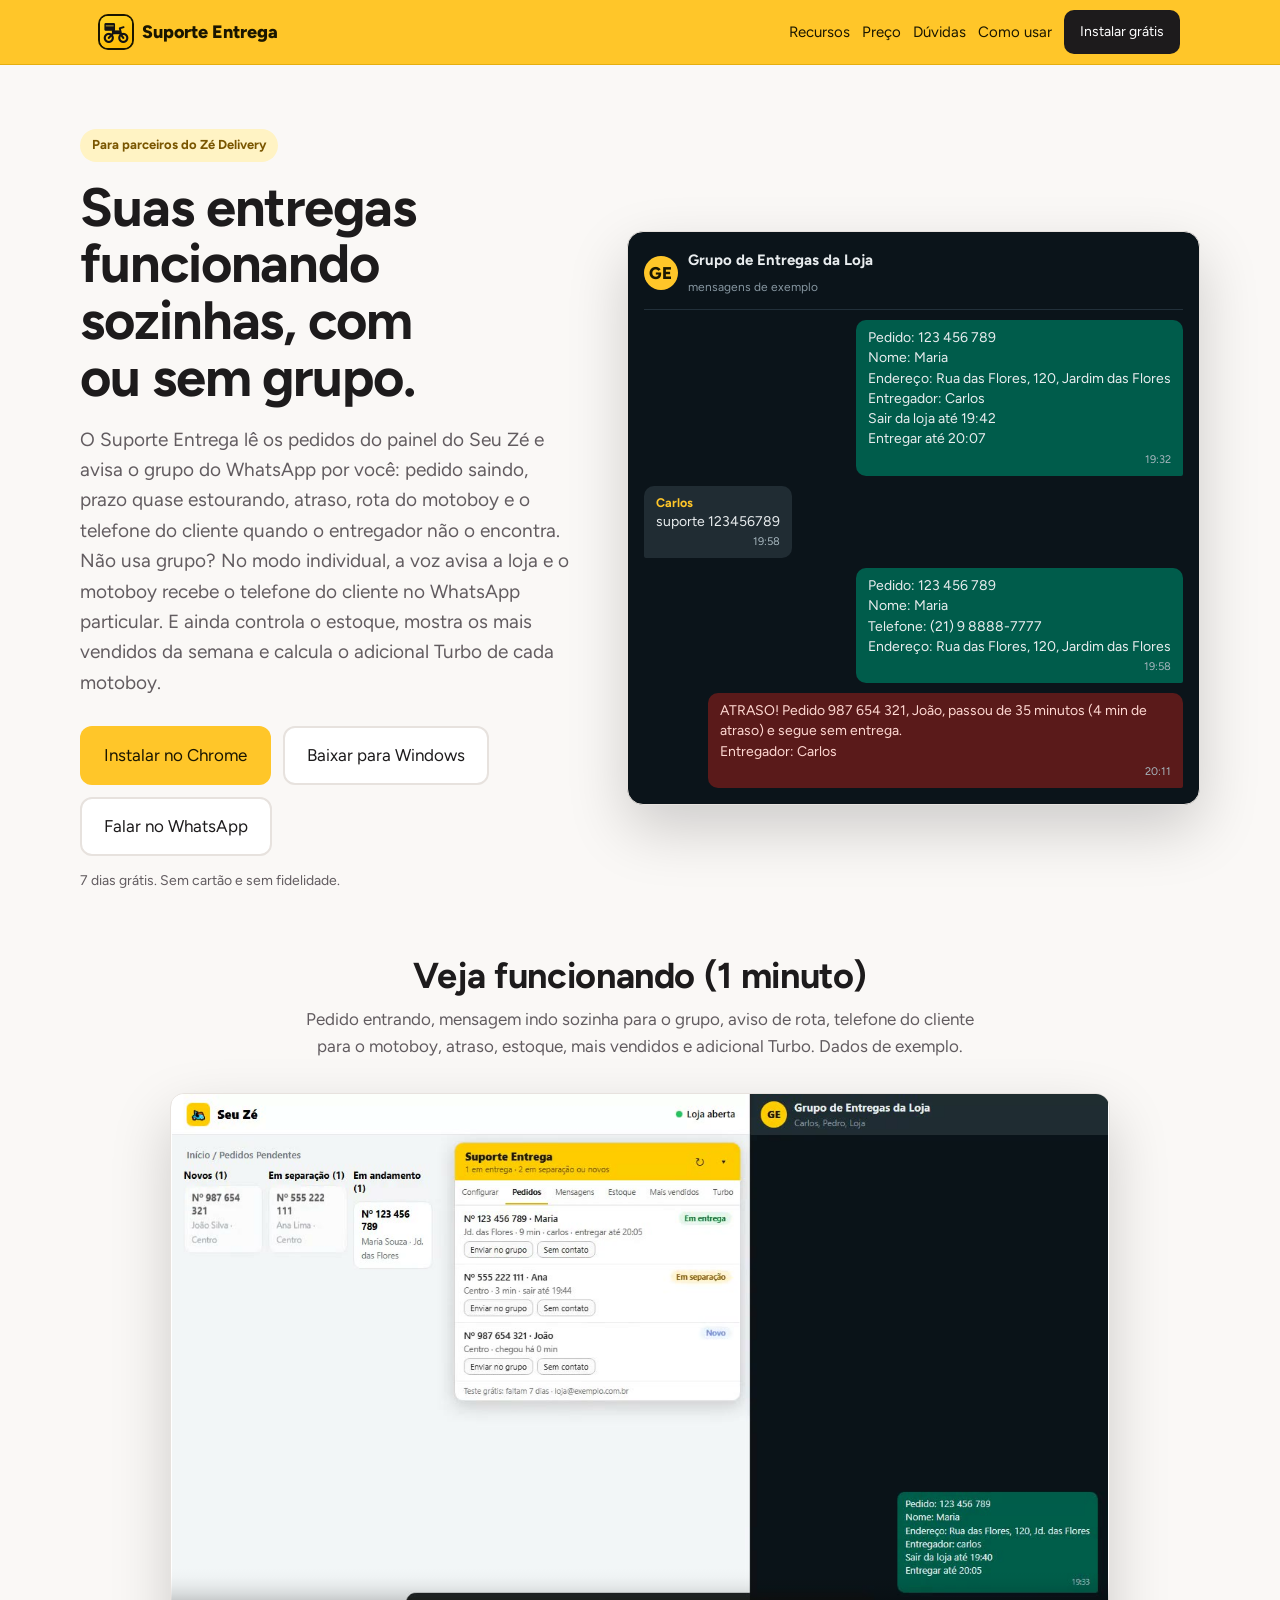
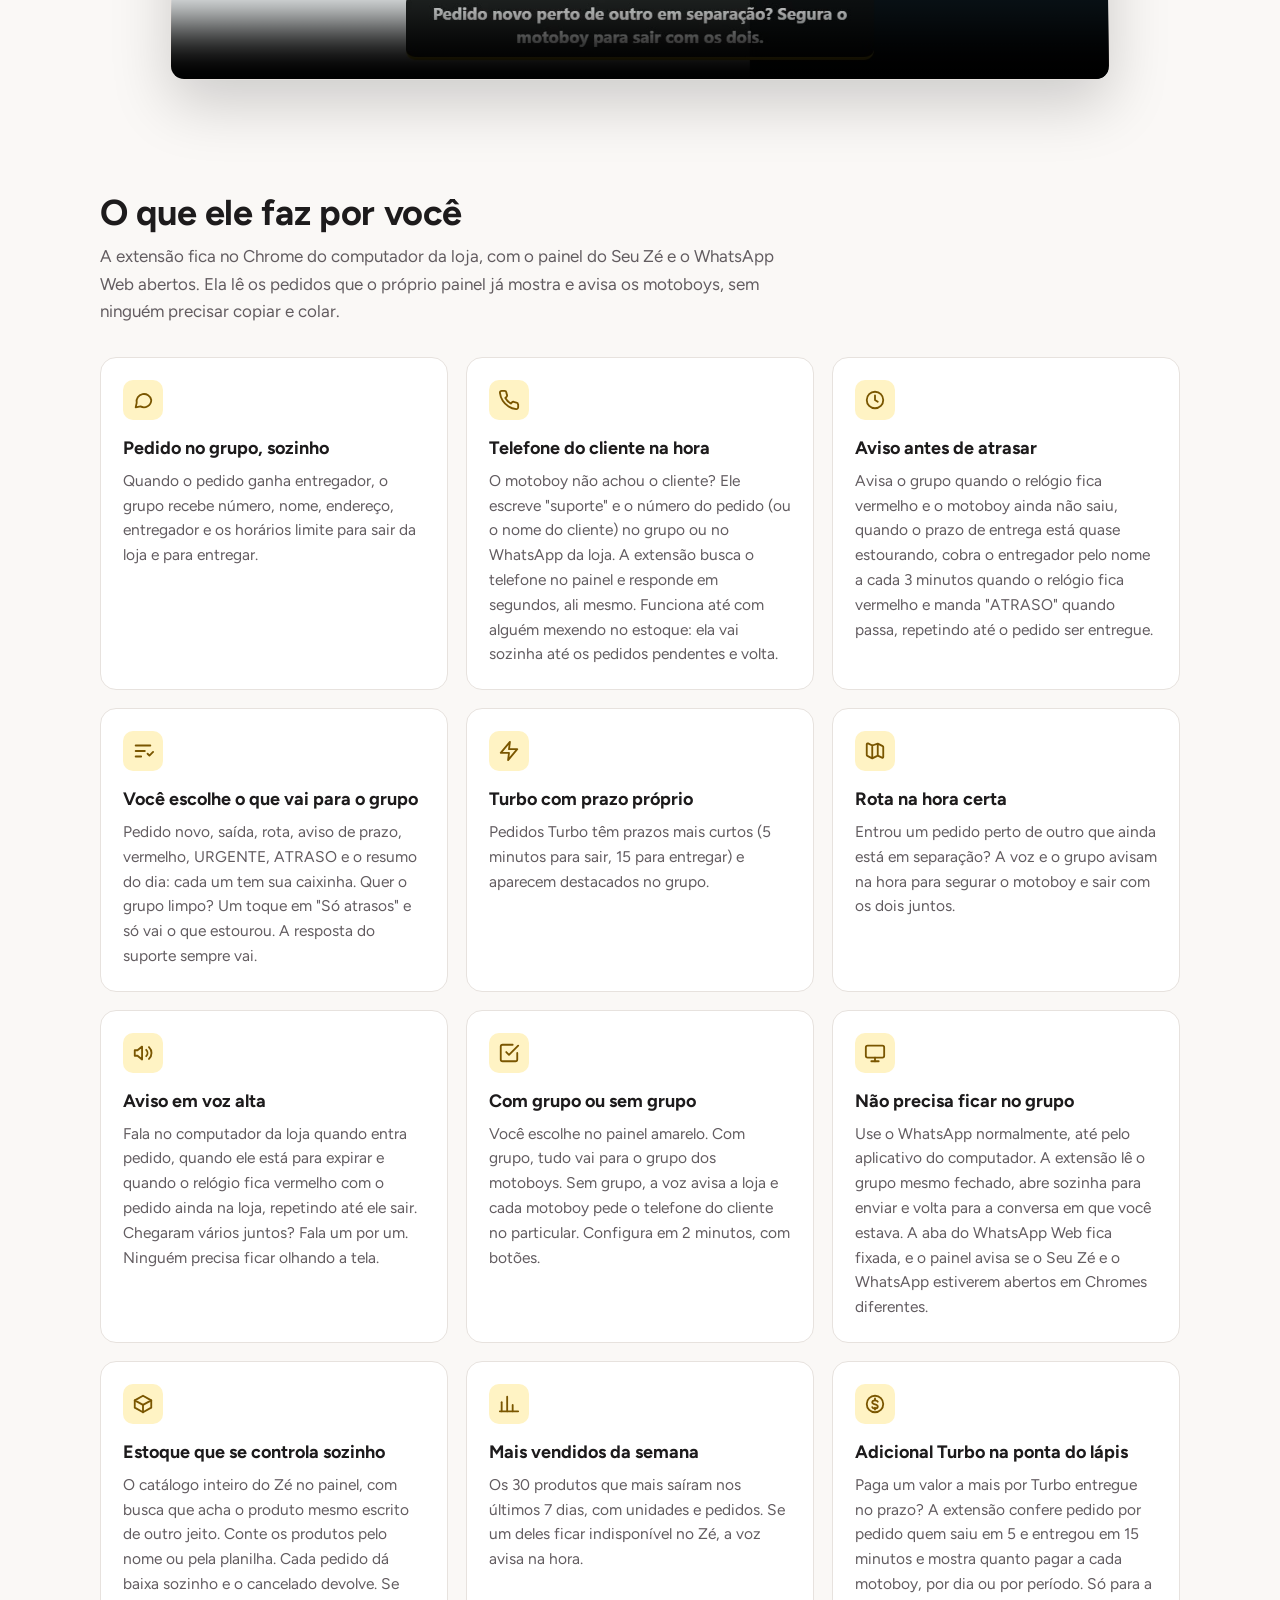
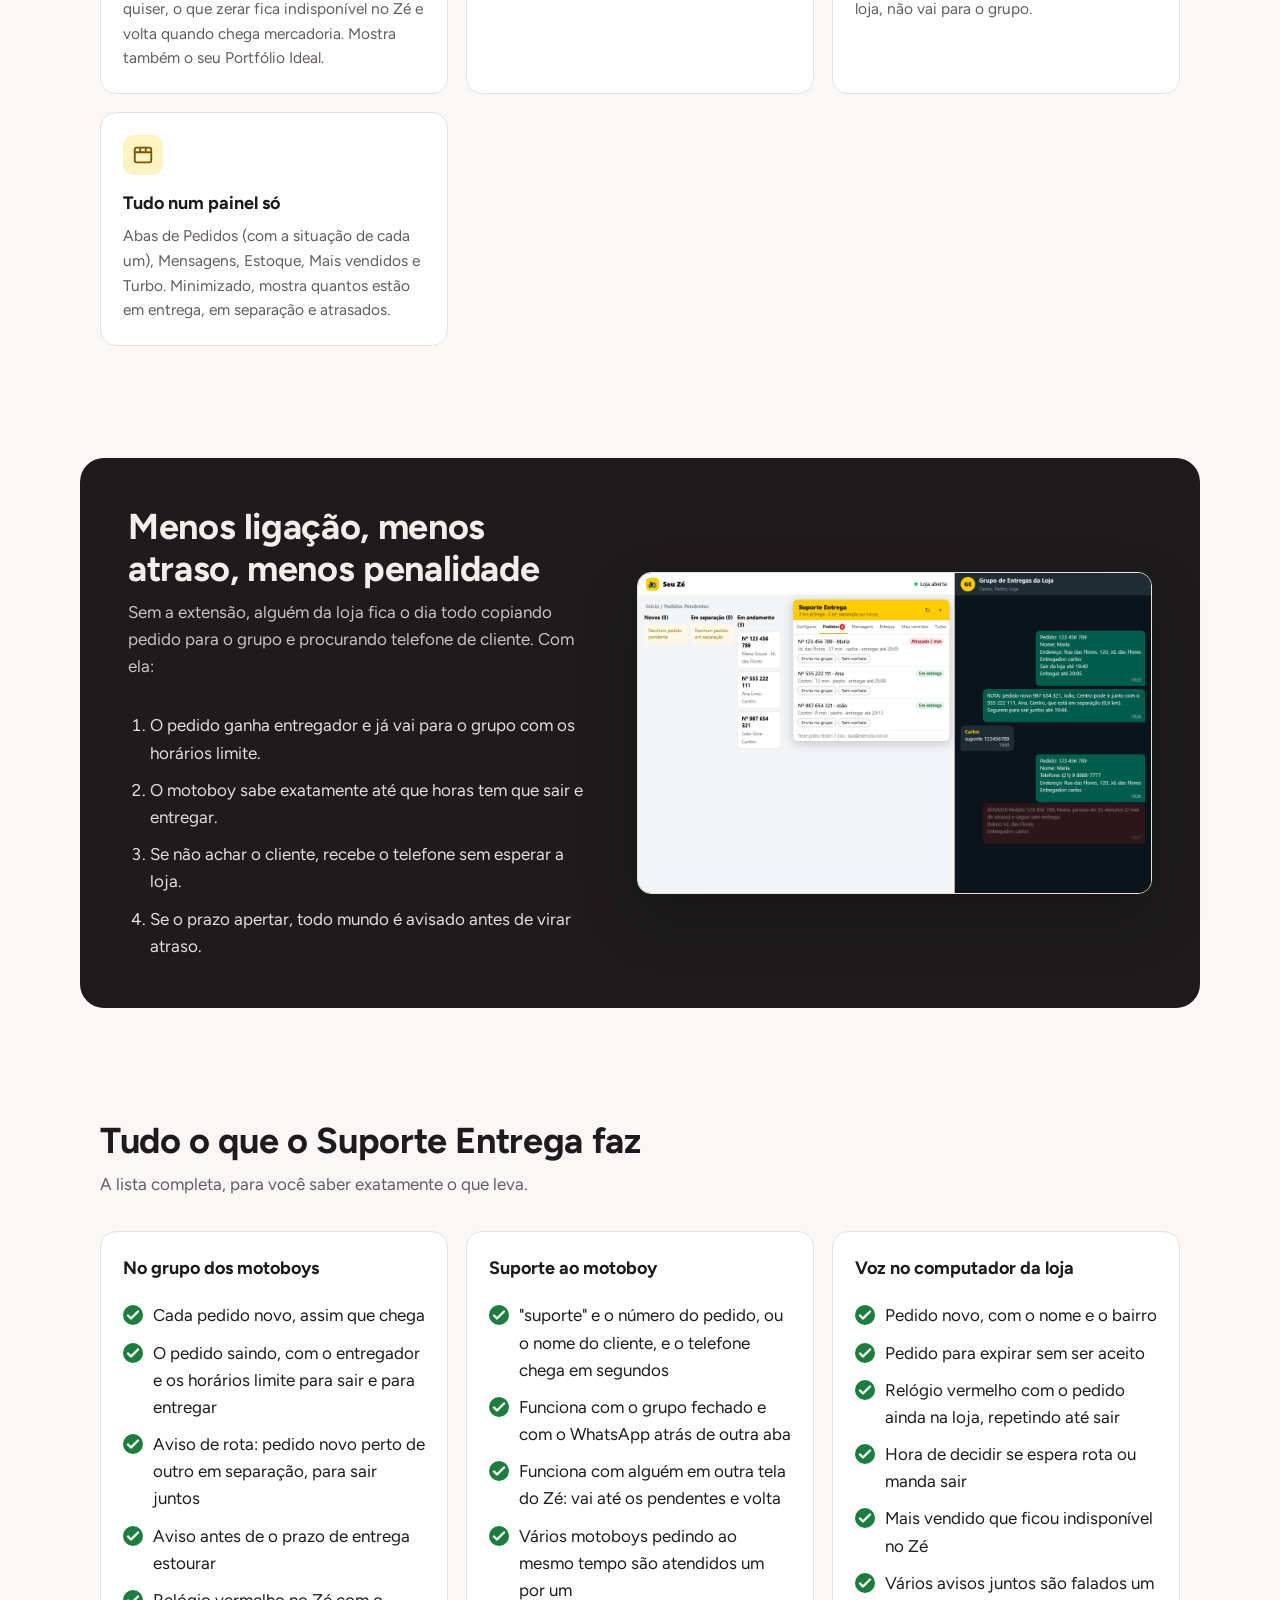
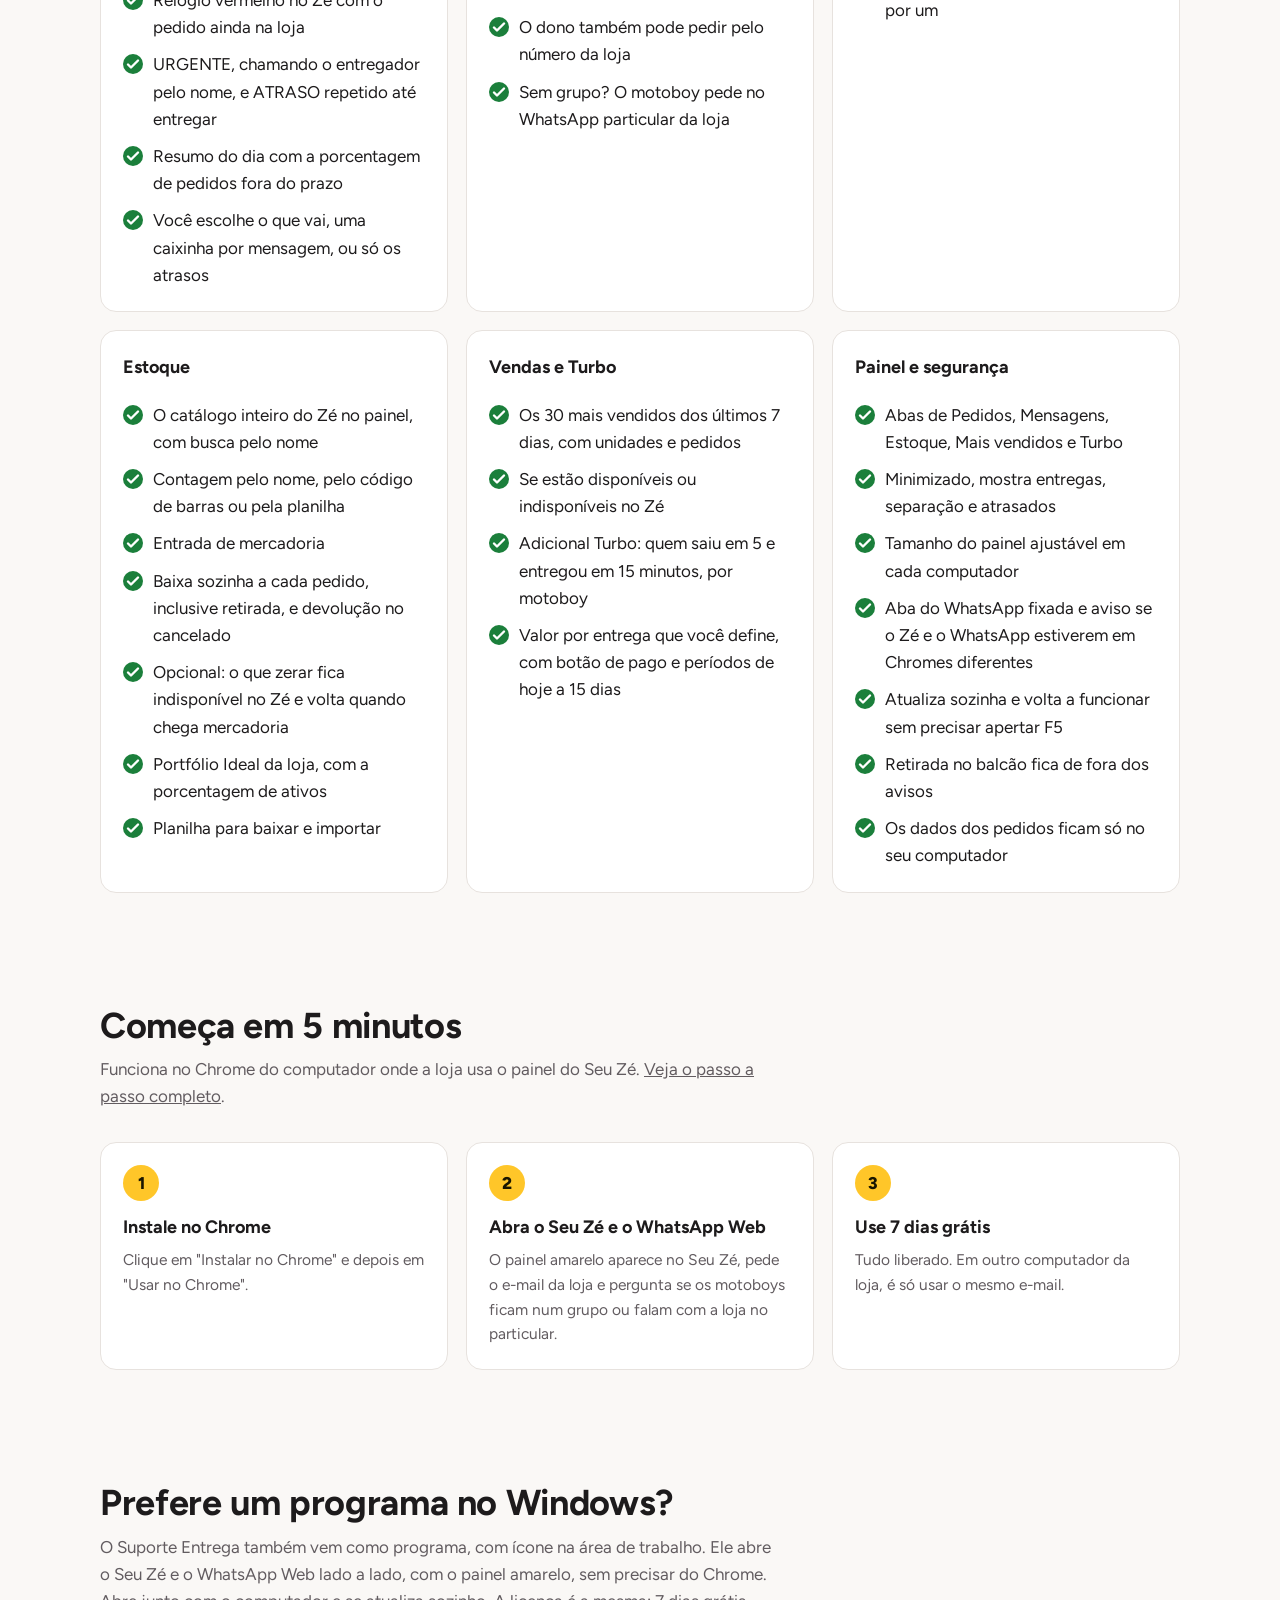
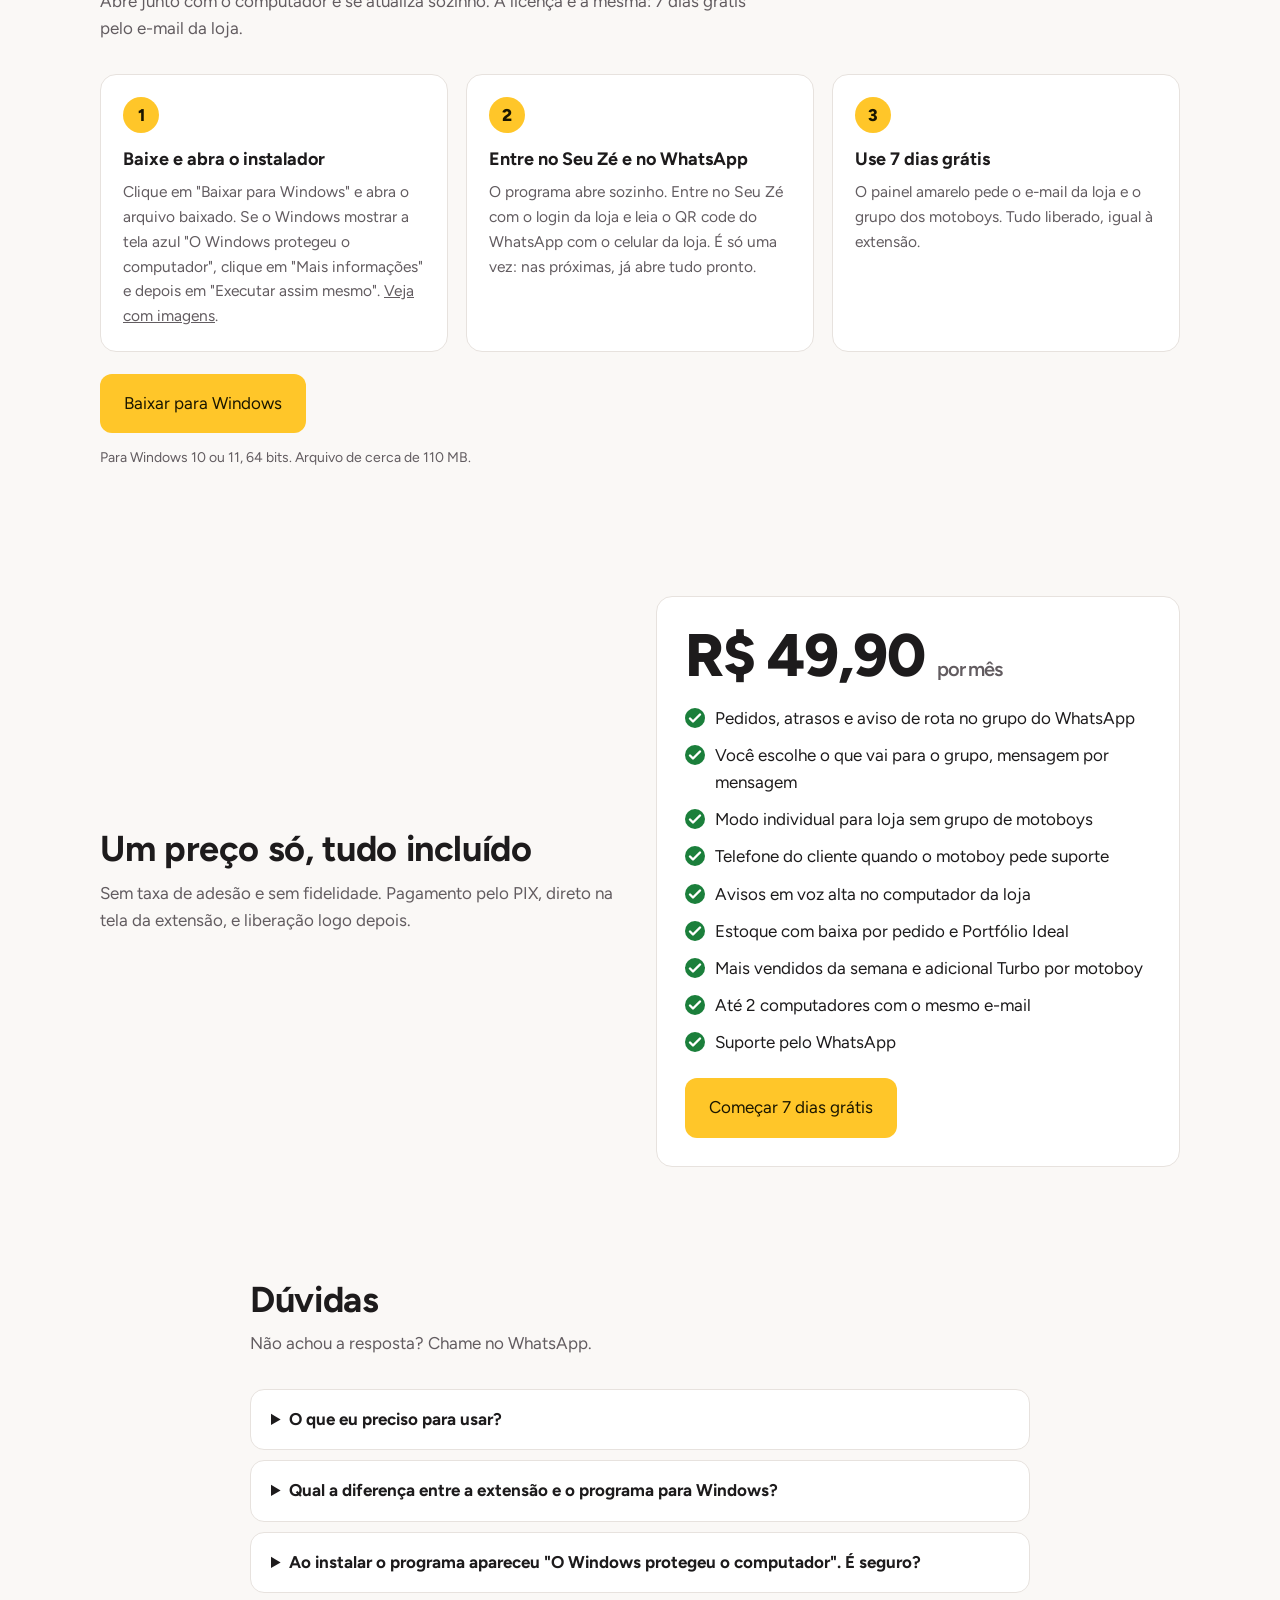
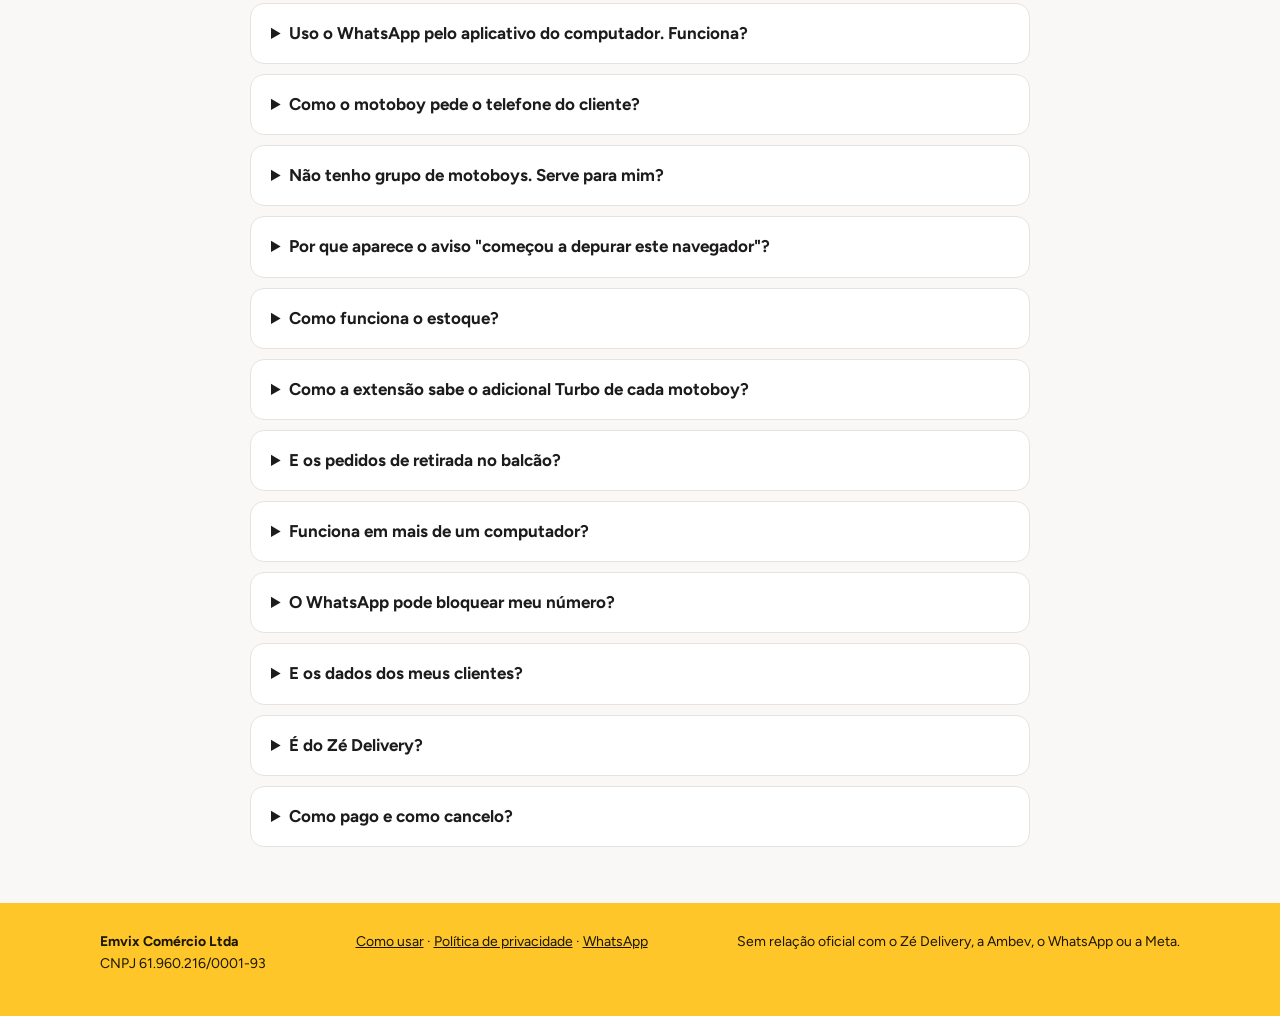
<file: index.html>
<!doctype html>
<html lang="pt-BR">
<head>
<meta charset="utf-8">
<meta name="viewport" content="width=device-width,initial-scale=1">
<title>Suporte Entrega</title>
<meta name="description" content="Extensão do Chrome para parceiros do Zé Delivery: avisa os motoboys no WhatsApp sozinha, com ou sem grupo, cobra atraso, entrega o telefone do cliente quando o motoboy pede suporte, controla o estoque, mostra os mais vendidos e calcula o adicional Turbo. 7 dias grátis.">
<meta property="og:title" content="Suporte Entrega">
<meta property="og:description" content="Suas entregas do Zé funcionando sozinhas, com ou sem grupo de motoboys. 7 dias grátis.">
<meta property="og:image" content="https://suporteentrega.com.br/img/screenshot-painel.png">
<link rel="icon" href="img/icone-128.png">
<link rel="preconnect" href="https://fonts.googleapis.com">
<link rel="stylesheet" href="https://fonts.googleapis.com/css2?family=Figtree:wght@400;500;600;700;800&display=swap">
<link rel="stylesheet" href="estilo.css?v=6">
</head>
<body>
<header>
  <div class="wrap nav">
    <a class="marca" href="./"><img src="img/icone-128.png" alt="">Suporte Entrega</a>
    <span class="sp"></span>
    <a class="link" href="#recursos">Recursos</a>
    <a class="link" href="#preco">Preço</a>
    <a class="link" href="#duvidas">Dúvidas</a>
    <a class="link" href="como-usar.html">Como usar</a>
    <a class="btn pri peq" href="#" data-instalar>Instalar grátis</a>
  </div>
</header>

<main>
  <div class="wrap hero">
    <div>
      <span class="tag">Para parceiros do Zé Delivery</span>
      <h1>Suas entregas funcionando sozinhas, com ou sem grupo.</h1>
      <p class="lead">O Suporte Entrega lê os pedidos do painel do Seu Zé e avisa o grupo do WhatsApp por você: pedido saindo, prazo quase estourando, atraso, rota do motoboy e o telefone do cliente quando o entregador não o encontra. Não usa grupo? No modo individual, a voz avisa a loja e o motoboy recebe o telefone do cliente no WhatsApp particular. E ainda controla o estoque, mostra os mais vendidos da semana e calcula o adicional Turbo de cada motoboy.</p>
      <div class="acoes">
        <a class="btn pri" href="#" data-instalar>Instalar no Chrome</a>
        <a class="btn sec" href="#windows">Baixar para Windows</a>
        <a class="btn sec" href="#" data-zap>Falar no WhatsApp</a>
      </div>
      <p class="nota">7 dias grátis. Sem cartão e sem fidelidade.</p>
    </div>
    <div class="zap" aria-label="Exemplo de mensagens no grupo dos motoboys">
      <div class="zap-top"><div class="av">GE</div><div><b>Grupo de Entregas da Loja</b><span>mensagens de exemplo</span></div></div>
      <div class="bolha">Pedido: 123 456 789
Nome: Maria
Endereço: Rua das Flores, 120, Jardim das Flores
Entregador: Carlos
Sair da loja até 19:42
Entregar até 20:07<small>19:32</small></div>
      <div class="bolha eles"><i>Carlos</i>suporte 123456789<small>19:58</small></div>
      <div class="bolha">Pedido: 123 456 789
Nome: Maria
Telefone: (21) 9 8888-7777
Endereço: Rua das Flores, 120, Jardim das Flores<small>19:58</small></div>
      <div class="bolha alerta">ATRASO! Pedido 987 654 321, João, passou de 35 minutos (4 min de atraso) e segue sem entrega.
Entregador: Carlos<small>20:11</small></div>
    </div>
  </div>

  <section id="video" style="padding-top:8px">
    <div class="wrap" style="max-width:980px">
      <h2 style="text-align:center">Veja funcionando (1 minuto)</h2>
      <p class="sub" style="text-align:center;margin-left:auto;margin-right:auto">Pedido entrando, mensagem indo sozinha para o grupo, aviso de rota, telefone do cliente para o motoboy, atraso, estoque, mais vendidos e adicional Turbo. Dados de exemplo.</p>
      <video class="print" controls playsinline preload="metadata" poster="img/capa.jpg" width="1280" height="800" style="aspect-ratio:16/10">
        <source src="img/demo.mp4" type="video/mp4">
      </video>
    </div>
  </section>

  <section id="recursos">
    <div class="wrap">
      <h2>O que ele faz por você</h2>
      <p class="sub">A extensão fica no Chrome do computador da loja, com o painel do Seu Zé e o WhatsApp Web abertos. Ela lê os pedidos que o próprio painel já mostra e avisa os motoboys, sem ninguém precisar copiar e colar.</p>
      <div class="grid">
        <div class="card"><div class="ico"><svg viewBox="0 0 24 24" fill="none" stroke="currentColor" stroke-width="2" stroke-linecap="round" stroke-linejoin="round"><path d="M21 12a8 8 0 01-11.8 7L4 20l1.1-4.9A8 8 0 1121 12z"/></svg></div>
          <h3>Pedido no grupo, sozinho</h3><p>Quando o pedido ganha entregador, o grupo recebe número, nome, endereço, entregador e os horários limite para sair da loja e para entregar.</p></div>
        <div class="card"><div class="ico"><svg viewBox="0 0 24 24" fill="none" stroke="currentColor" stroke-width="2" stroke-linecap="round" stroke-linejoin="round"><path d="M22 16.9v3a2 2 0 01-2.2 2 19.8 19.8 0 01-8.6-3.1 19.5 19.5 0 01-6-6A19.8 19.8 0 012.1 4.2 2 2 0 014.1 2h3a2 2 0 012 1.7c.1.9.4 1.8.7 2.7a2 2 0 01-.5 2.1L8 9.8a16 16 0 006 6l1.3-1.3a2 2 0 012.1-.4c.9.3 1.8.6 2.7.7a2 2 0 011.7 2z"/></svg></div>
          <h3>Telefone do cliente na hora</h3><p>O motoboy não achou o cliente? Ele escreve "suporte" e o número do pedido (ou o nome do cliente) no grupo ou no WhatsApp da loja. A extensão busca o telefone no painel e responde em segundos, ali mesmo. Funciona até com alguém mexendo no estoque: ela vai sozinha até os pedidos pendentes e volta.</p></div>
        <div class="card"><div class="ico"><svg viewBox="0 0 24 24" fill="none" stroke="currentColor" stroke-width="2" stroke-linecap="round" stroke-linejoin="round"><circle cx="12" cy="12" r="9"/><path d="M12 7v5l3 2"/></svg></div>
          <h3>Aviso antes de atrasar</h3><p>Avisa o grupo quando o relógio fica vermelho e o motoboy ainda não saiu, quando o prazo de entrega está quase estourando, cobra o entregador pelo nome a cada 3 minutos quando o relógio fica vermelho e manda "ATRASO" quando passa, repetindo até o pedido ser entregue.</p></div>
        <div class="card"><div class="ico"><svg viewBox="0 0 24 24" fill="none" stroke="currentColor" stroke-width="2" stroke-linecap="round" stroke-linejoin="round"><path d="M4 6h16"/><path d="M4 12h10"/><path d="M4 18h6"/><path d="M17 15l2 2 4-4"/></svg></div>
          <h3>Você escolhe o que vai para o grupo</h3><p>Pedido novo, saída, rota, aviso de prazo, vermelho, URGENTE, ATRASO e o resumo do dia: cada um tem sua caixinha. Quer o grupo limpo? Um toque em "Só atrasos" e só vai o que estourou. A resposta do suporte sempre vai.</p></div>
        <div class="card"><div class="ico"><svg viewBox="0 0 24 24" fill="none" stroke="currentColor" stroke-width="2" stroke-linecap="round" stroke-linejoin="round"><path d="M13 2L3 14h9l-1 8 10-12h-9l1-8z"/></svg></div>
          <h3>Turbo com prazo próprio</h3><p>Pedidos Turbo têm prazos mais curtos (5 minutos para sair, 15 para entregar) e aparecem destacados no grupo.</p></div>
        <div class="card"><div class="ico"><svg viewBox="0 0 24 24" fill="none" stroke="currentColor" stroke-width="2" stroke-linecap="round" stroke-linejoin="round"><path d="M9 20l-5.4-2.7A1 1 0 013 16.4V4.6a1 1 0 011.4-.9L9 6m0 14l6-3m-6 3V6m6 11l4.6 2.3a1 1 0 001.4-.9V7.6a1 1 0 00-.6-.9L15 4m0 13V4m0 0L9 6"/></svg></div>
          <h3>Rota na hora certa</h3><p>Entrou um pedido perto de outro que ainda está em separação? A voz e o grupo avisam na hora para segurar o motoboy e sair com os dois juntos.</p></div>
        <div class="card"><div class="ico"><svg viewBox="0 0 24 24" fill="none" stroke="currentColor" stroke-width="2" stroke-linecap="round" stroke-linejoin="round"><path d="M11 5L6 9H3v6h3l5 4V5z"/><path d="M15.5 8.5a5 5 0 010 7"/><path d="M18.5 5.5a9 9 0 010 13"/></svg></div>
          <h3>Aviso em voz alta</h3><p>Fala no computador da loja quando entra pedido, quando ele está para expirar e quando o relógio fica vermelho com o pedido ainda na loja, repetindo até ele sair. Chegaram vários juntos? Fala um por um. Ninguém precisa ficar olhando a tela.</p></div>
        <div class="card"><div class="ico"><svg viewBox="0 0 24 24" fill="none" stroke="currentColor" stroke-width="2" stroke-linecap="round" stroke-linejoin="round"><path d="M9 11l3 3L22 4"/><path d="M21 12v7a2 2 0 01-2 2H5a2 2 0 01-2-2V5a2 2 0 012-2h11"/></svg></div>
          <h3>Com grupo ou sem grupo</h3><p>Você escolhe no painel amarelo. Com grupo, tudo vai para o grupo dos motoboys. Sem grupo, a voz avisa a loja e cada motoboy pede o telefone do cliente no particular. Configura em 2 minutos, com botões.</p></div>
        <div class="card"><div class="ico"><svg viewBox="0 0 24 24" fill="none" stroke="currentColor" stroke-width="2" stroke-linecap="round" stroke-linejoin="round"><rect x="2" y="4" width="20" height="13" rx="2"/><path d="M8 21h8"/><path d="M12 17v4"/></svg></div>
          <h3>Não precisa ficar no grupo</h3><p>Use o WhatsApp normalmente, até pelo aplicativo do computador. A extensão lê o grupo mesmo fechado, abre sozinha para enviar e volta para a conversa em que você estava. A aba do WhatsApp Web fica fixada, e o painel avisa se o Seu Zé e o WhatsApp estiverem abertos em Chromes diferentes.</p></div>
        <div class="card"><div class="ico"><svg viewBox="0 0 24 24" fill="none" stroke="currentColor" stroke-width="2" stroke-linecap="round" stroke-linejoin="round"><path d="M21 8l-9-5-9 5 9 5 9-5z"/><path d="M3 8v8l9 5 9-5V8"/><path d="M12 13v8"/></svg></div>
          <h3>Estoque que se controla sozinho</h3><p>O catálogo inteiro do Zé no painel, com busca que acha o produto mesmo escrito de outro jeito. Conte os produtos pelo nome ou pela planilha. Cada pedido dá baixa sozinho e o cancelado devolve. Se quiser, o que zerar fica indisponível no Zé e volta quando chega mercadoria. Mostra também o seu Portfólio Ideal.</p></div>
        <div class="card"><div class="ico"><svg viewBox="0 0 24 24" fill="none" stroke="currentColor" stroke-width="2" stroke-linecap="round" stroke-linejoin="round"><path d="M4 20V10"/><path d="M10 20V4"/><path d="M16 20v-7"/><path d="M22 20H2"/></svg></div>
          <h3>Mais vendidos da semana</h3><p>Os 30 produtos que mais saíram nos últimos 7 dias, com unidades e pedidos. Se um deles ficar indisponível no Zé, a voz avisa na hora.</p></div>
        <div class="card"><div class="ico"><svg viewBox="0 0 24 24" fill="none" stroke="currentColor" stroke-width="2" stroke-linecap="round" stroke-linejoin="round"><circle cx="12" cy="12" r="9"/><path d="M15 9.5c-.5-1-1.6-1.5-3-1.5-1.7 0-3 .9-3 2.2 0 3 6 1.6 6 4.6 0 1.3-1.3 2.2-3 2.2-1.4 0-2.6-.6-3-1.6"/><path d="M12 6v2m0 8v2"/></svg></div>
          <h3>Adicional Turbo na ponta do lápis</h3><p>Paga um valor a mais por Turbo entregue no prazo? A extensão confere pedido por pedido quem saiu em 5 e entregou em 15 minutos e mostra quanto pagar a cada motoboy, por dia ou por período. Só para a loja, não vai para o grupo.</p></div>
        <div class="card"><div class="ico"><svg viewBox="0 0 24 24" fill="none" stroke="currentColor" stroke-width="2" stroke-linecap="round" stroke-linejoin="round"><rect x="3" y="4" width="18" height="16" rx="2"/><path d="M3 9h18"/><path d="M9 4v5"/><path d="M15 4v5"/></svg></div>
          <h3>Tudo num painel só</h3><p>Abas de Pedidos (com a situação de cada um), Mensagens, Estoque, Mais vendidos e Turbo. Minimizado, mostra quantos estão em entrega, em separação e atrasados.</p></div>
      </div>
    </div>
  </section>

  <section>
    <div class="wrap destaque">
      <div>
        <h2>Menos ligação, menos atraso, menos penalidade</h2>
        <p class="sub">Sem a extensão, alguém da loja fica o dia todo copiando pedido para o grupo e procurando telefone de cliente. Com ela:</p>
        <ol>
          <li>O pedido ganha entregador e já vai para o grupo com os horários limite.</li>
          <li>O motoboy sabe exatamente até que horas tem que sair e entregar.</li>
          <li>Se não achar o cliente, recebe o telefone sem esperar a loja.</li>
          <li>Se o prazo apertar, todo mundo é avisado antes de virar atraso.</li>
        </ol>
      </div>
      <img class="print" src="img/screenshot-painel.png" width="1280" height="800" alt="Painel amarelo do Suporte Entrega sobre a tela de Pedidos Pendentes do Seu Zé" loading="lazy">
    </div>
  </section>

  <section id="tudo">
    <div class="wrap">
      <h2>Tudo o que o Suporte Entrega faz</h2>
      <p class="sub">A lista completa, para você saber exatamente o que leva.</p>
      <div class="grid">
        <div class="card"><h3>No grupo dos motoboys</h3><ul class="lista">
          <li>Cada pedido novo, assim que chega</li>
          <li>O pedido saindo, com o entregador e os horários limite para sair e para entregar</li>
          <li>Aviso de rota: pedido novo perto de outro em separação, para sair juntos</li>
          <li>Aviso antes de o prazo de entrega estourar</li>
          <li>Relógio vermelho no Zé com o pedido ainda na loja</li>
          <li>URGENTE, chamando o entregador pelo nome, e ATRASO repetido até entregar</li>
          <li>Resumo do dia com a porcentagem de pedidos fora do prazo</li>
          <li>Você escolhe o que vai, uma caixinha por mensagem, ou só os atrasos</li>
        </ul></div>
        <div class="card"><h3>Suporte ao motoboy</h3><ul class="lista">
          <li>"suporte" e o número do pedido, ou o nome do cliente, e o telefone chega em segundos</li>
          <li>Funciona com o grupo fechado e com o WhatsApp atrás de outra aba</li>
          <li>Funciona com alguém em outra tela do Zé: vai até os pendentes e volta</li>
          <li>Vários motoboys pedindo ao mesmo tempo são atendidos um por um</li>
          <li>O dono também pode pedir pelo número da loja</li>
          <li>Sem grupo? O motoboy pede no WhatsApp particular da loja</li>
        </ul></div>
        <div class="card"><h3>Voz no computador da loja</h3><ul class="lista">
          <li>Pedido novo, com o nome e o bairro</li>
          <li>Pedido para expirar sem ser aceito</li>
          <li>Relógio vermelho com o pedido ainda na loja, repetindo até sair</li>
          <li>Hora de decidir se espera rota ou manda sair</li>
          <li>Mais vendido que ficou indisponível no Zé</li>
          <li>Vários avisos juntos são falados um por um</li>
        </ul></div>
        <div class="card"><h3>Estoque</h3><ul class="lista">
          <li>O catálogo inteiro do Zé no painel, com busca pelo nome</li>
          <li>Contagem pelo nome, pelo código de barras ou pela planilha</li>
          <li>Entrada de mercadoria</li>
          <li>Baixa sozinha a cada pedido, inclusive retirada, e devolução no cancelado</li>
          <li>Opcional: o que zerar fica indisponível no Zé e volta quando chega mercadoria</li>
          <li>Portfólio Ideal da loja, com a porcentagem de ativos</li>
          <li>Planilha para baixar e importar</li>
        </ul></div>
        <div class="card"><h3>Vendas e Turbo</h3><ul class="lista">
          <li>Os 30 mais vendidos dos últimos 7 dias, com unidades e pedidos</li>
          <li>Se estão disponíveis ou indisponíveis no Zé</li>
          <li>Adicional Turbo: quem saiu em 5 e entregou em 15 minutos, por motoboy</li>
          <li>Valor por entrega que você define, com botão de pago e períodos de hoje a 15 dias</li>
        </ul></div>
        <div class="card"><h3>Painel e segurança</h3><ul class="lista">
          <li>Abas de Pedidos, Mensagens, Estoque, Mais vendidos e Turbo</li>
          <li>Minimizado, mostra entregas, separação e atrasados</li>
          <li>Tamanho do painel ajustável em cada computador</li>
          <li>Aba do WhatsApp fixada e aviso se o Zé e o WhatsApp estiverem em Chromes diferentes</li>
          <li>Atualiza sozinha e volta a funcionar sem precisar apertar F5</li>
          <li>Retirada no balcão fica de fora dos avisos</li>
          <li>Os dados dos pedidos ficam só no seu computador</li>
        </ul></div>
      </div>
    </div>
  </section>

  <section>
    <div class="wrap">
      <h2>Começa em 5 minutos</h2>
      <p class="sub">Funciona no Chrome do computador onde a loja usa o painel do Seu Zé. <a href="como-usar.html">Veja o passo a passo completo</a>.</p>
      <div class="passos">
        <div class="card passo"><h3>Instale no Chrome</h3><p>Clique em "Instalar no Chrome" e depois em "Usar no Chrome".</p></div>
        <div class="card passo"><h3>Abra o Seu Zé e o WhatsApp Web</h3><p>O painel amarelo aparece no Seu Zé, pede o e-mail da loja e pergunta se os motoboys ficam num grupo ou falam com a loja no particular.</p></div>
        <div class="card passo"><h3>Use 7 dias grátis</h3><p>Tudo liberado. Em outro computador da loja, é só usar o mesmo e-mail.</p></div>
      </div>
    </div>
  </section>

  <section id="windows">
    <div class="wrap">
      <h2>Prefere um programa no Windows?</h2>
      <p class="sub">O Suporte Entrega também vem como programa, com ícone na área de trabalho. Ele abre o Seu Zé e o WhatsApp Web lado a lado, com o painel amarelo, sem precisar do Chrome. Abre junto com o computador e se atualiza sozinho. A licença é a mesma: 7 dias grátis pelo e-mail da loja.</p>
      <div class="passos">
        <div class="card passo"><h3>Baixe e abra o instalador</h3><p>Clique em "Baixar para Windows" e abra o arquivo baixado. Se o Windows mostrar a tela azul "O Windows protegeu o computador", clique em "Mais informações" e depois em "Executar assim mesmo". <a href="como-usar.html#windows">Veja com imagens</a>.</p></div>
        <div class="card passo"><h3>Entre no Seu Zé e no WhatsApp</h3><p>O programa abre sozinho. Entre no Seu Zé com o login da loja e leia o QR code do WhatsApp com o celular da loja. É só uma vez: nas próximas, já abre tudo pronto.</p></div>
        <div class="card passo"><h3>Use 7 dias grátis</h3><p>O painel amarelo pede o e-mail da loja e o grupo dos motoboys. Tudo liberado, igual à extensão.</p></div>
      </div>
      <div class="acoes" style="margin-top:22px"><a class="btn pri" href="#" data-windows>Baixar para Windows</a></div>
      <p class="nota">Para Windows 10 ou 11, 64 bits. Arquivo de cerca de 110 MB.</p>
    </div>
  </section>

  <section id="preco">
    <div class="wrap preco">
      <div>
        <h2>Um preço só, tudo incluído</h2>
        <p class="sub" style="margin-bottom:0">Sem taxa de adesão e sem fidelidade. Pagamento pelo PIX, direto na tela da extensão, e liberação logo depois.</p>
      </div>
      <div class="card" style="padding:28px">
        <span class="tag" data-oferta></span>
        <div class="de" data-de></div>
        <div class="valor" data-preco>R$ 49,90 <small>por mês</small></div>
        <ul class="lista">
          <li>Pedidos, atrasos e aviso de rota no grupo do WhatsApp</li>
          <li>Você escolhe o que vai para o grupo, mensagem por mensagem</li>
          <li>Modo individual para loja sem grupo de motoboys</li>
          <li>Telefone do cliente quando o motoboy pede suporte</li>
          <li>Avisos em voz alta no computador da loja</li>
          <li>Estoque com baixa por pedido e Portfólio Ideal</li>
          <li>Mais vendidos da semana e adicional Turbo por motoboy</li>
          <li>Até 2 computadores com o mesmo e-mail</li>
          <li>Suporte pelo WhatsApp</li>
        </ul>
        <div class="acoes" style="margin-top:22px"><a class="btn pri" href="#" data-instalar>Começar 7 dias grátis</a></div>
      </div>
    </div>
  </section>

  <section id="duvidas">
    <div class="wrap" style="max-width:820px">
      <h2>Dúvidas</h2>
      <p class="sub">Não achou a resposta? Chame no WhatsApp.</p>
      <details><summary>O que eu preciso para usar?</summary><p>Um computador com o Google Chrome, o painel do Seu Zé aberto e o WhatsApp Web da loja aberto no mesmo Chrome. Serve com ou sem grupo de motoboys. Não precisa de celular extra nem de outro sistema. Se preferir, use o <a href="#windows">programa para Windows</a>, que já abre o Seu Zé e o WhatsApp juntos.</p></details>
      <details><summary>Qual a diferença entre a extensão e o programa para Windows?</summary><p>Fazem a mesma coisa, com o mesmo painel amarelo e a mesma licença. A extensão fica dentro do seu Chrome. O programa é uma janela própria, com o Seu Zé e o WhatsApp Web lado a lado, que abre junto com o computador e se atualiza sozinho. Use um ou outro no mesmo computador, não os dois ao mesmo tempo, para as mensagens não irem em dobro para o grupo.</p></details>
      <details><summary>Ao instalar o programa apareceu "O Windows protegeu o computador". É seguro?</summary><p>É. O Windows mostra esse aviso para programas novos que ele ainda não conhece. Clique em "Mais informações" e depois em "Executar assim mesmo". O instalador é da Emvix Comércio Ltda e é baixado direto da nossa página no GitHub.</p></details>
      <details><summary>Uso o WhatsApp pelo aplicativo do computador. Funciona?</summary><p>Sim. O aplicativo continua funcionando normalmente. A extensão usa o WhatsApp Web no Chrome, que fica conectado ao mesmo tempo que o aplicativo (é só ler o QR code uma vez no celular, em Aparelhos conectados). Se a aba do WhatsApp Web não estiver aberta, a extensão abre sozinha, fixada no canto da barra de abas.</p></details>
      <details><summary>Como o motoboy pede o telefone do cliente?</summary><p>Com grupo: ele escreve no grupo a palavra "suporte" e o número do pedido (ou o primeiro nome do cliente). Sem grupo: ele manda no WhatsApp da loja a palavra "suporte" e o número completo do pedido. A extensão reconhece, busca o telefone no painel do Seu Zé e responde na mesma conversa.</p></details>
      <details><summary>Não tenho grupo de motoboys. Serve para mim?</summary><p>Serve. No painel amarelo, escolha o modo <b>Individual</b>. Nada é mandado em grupo: a voz avisa a loja quando entra pedido, quando ele está para expirar e quando ainda não saiu no prazo, e o motoboy pede o telefone do cliente no WhatsApp particular da loja. Por segurança, só vale o número completo de um pedido que está em entrega.</p></details>
      <details><summary>Por que aparece o aviso "começou a depurar este navegador"?</summary><p>O painel do Seu Zé só abre o contato do cliente com um clique de verdade. Para fazer esse clique, a extensão usa por alguns segundos um recurso do Chrome, que mostra esse aviso. Ele some sozinho quando a busca termina. A extensão não lê outras abas.</p></details>
      <details><summary>Como funciona o estoque?</summary><p>Na aba Estoque do painel amarelo, você conta os produtos digitando o nome ou pela planilha (a extensão gera a planilha com todos os seus produtos do Zé, você só preenche a quantidade). Cada pedido que entra dá baixa e o cancelado devolve. Ao lançar quantidade num produto indisponível, ele já fica disponível no Zé. Com a opção ligada, o que zerar fica indisponível sozinho. A contagem fica no seu computador.</p></details>
      <details><summary>Como a extensão sabe o adicional Turbo de cada motoboy?</summary><p>Pelo histórico do próprio Seu Zé: para cada pedido Turbo, a hora em que entrou, em que saiu para entrega e em que foi entregue, e quem levou. Você define o valor por entrega e escolhe o período (hoje, ontem, 7 ou 15 dias). Clicando no motoboy, aparece cada entrega com os minutos. Tem também o botão Pago, para não pagar duas vezes.</p></details>
      <details><summary>E os pedidos de retirada no balcão?</summary><p>A extensão ignora sozinha os pedidos de retirada, em que o cliente busca na loja: eles não aparecem no painel, não vão para o grupo e não geram aviso de atraso. No estoque, a retirada dá baixa normalmente.</p></details>
      <details><summary>Funciona em mais de um computador?</summary><p>Sim. Instale e use o mesmo e-mail em até 2 computadores da loja. Trocou de computador? Chame no WhatsApp que a gente libera.</p></details>
      <details><summary>O WhatsApp pode bloquear meu número?</summary><p>A extensão manda no máximo uma mensagem a cada 5 segundos, só no grupo da loja ou em resposta a quem pediu suporte. Se preferir, desligue o envio automático nas opções: ela só deixa o texto pronto e você aperta Enter.</p></details>
      <details><summary>E os dados dos meus clientes?</summary><p>Não saem do seu computador. Nome, endereço e telefone só vão para o grupo da própria loja ou para o motoboy que pediu suporte. O nosso servidor recebe apenas o e-mail da loja, para controlar o teste e a assinatura. Veja a <a href="privacidade.html">política de privacidade</a>.</p></details>
      <details><summary>É do Zé Delivery?</summary><p>Não. É uma ferramenta independente, feita por uma loja parceira para facilitar o dia a dia de quem entrega pelo Seu Zé.</p></details>
      <details><summary>Como pago e como cancelo?</summary><p>Quando o teste acaba, a própria extensão mostra a chave PIX e o botão para mandar o comprovante no WhatsApp. Para cancelar, é só não renovar. Não tem fidelidade nem multa.</p></details>
    </div>
  </section>
</main>

<footer>
  <div class="wrap">
    <span><b data-nome>Emvix Comércio Ltda</b><br>CNPJ 61.960.216/0001-93</span>
    <span><a href="como-usar.html">Como usar</a> · <a href="privacidade.html">Política de privacidade</a> · <a href="#" data-zap>WhatsApp</a></span>
    <span>Sem relação oficial com o Zé Delivery, a Ambev, o WhatsApp ou a Meta.</span>
  </div>
</footer>

<script>
  // Link da Chrome Web Store fixo.
  const LOJA = 'https://chromewebstore.google.com/detail/phmobmdboihddlohabgilhokfeafllnl';
  document.querySelectorAll('[data-instalar]').forEach((a) => { a.href = LOJA; a.target = '_blank'; a.rel = 'noopener'; });
  // Programa para Windows: sempre a versão mais nova publicada no GitHub (nome fixo em todas as versões).
  const WINDOWS = 'https://github.com/emvixcomercio-creator/suporte-entrega-versoes/releases/latest/download/SuporteEntrega-Instalar.exe';
  document.querySelectorAll('[data-windows]').forEach((a) => { a.href = WINDOWS; });
  // No GitHub Pages o site é estático: preço e contato vêm do servidor da Render (que pode estar acordando).
  // Por isso mostra na hora os valores padrão e só depois atualiza com o que o dono salvou no /admin.
  const API = location.hostname.endsWith('onrender.com') || location.hostname === '127.0.0.1' ? '' : 'https://suporte-entrega.onrender.com';
  const PADRAO = { whatsapp: '21951113469', preco: 'R$ 49,90 por mês', preco_de: '', oferta: '', nome: 'Emvix Comércio Ltda' };
  function aplicar(c) {
    const d = String(c.whatsapp || '').replace(/\D/g, '');
    const zap = d ? 'https://wa.me/' + (d.length <= 11 ? '55' + d : d) + '?text=' + encodeURIComponent('Olá! Vi o site do Suporte Entrega e quero saber mais.') : '';
    document.querySelectorAll('[data-zap]').forEach((a) => { if (zap) { a.href = zap; a.target = '_blank'; a.rel = 'noopener'; a.style.display = ''; } else a.style.display = 'none'; });
    if (c.preco) {
      const m = String(c.preco).match(/^(.*?)\s*(por mês|\/mês|mensal)?$/i);
      document.querySelectorAll('[data-preco]').forEach((el) => { el.innerHTML = ''; el.append(m[1] + ' '); const s = document.createElement('small'); s.textContent = 'por mês'; el.append(s); });
    }
    const de = document.querySelector('[data-de]'), of = document.querySelector('[data-oferta]');
    if (de) {
      const cheio = String(c.preco_de || '').trim();
      if (cheio) { de.innerHTML = ''; de.append('de '); const s = document.createElement('s'); s.textContent = /R\$/.test(cheio) ? cheio : 'R$ ' + cheio; de.append(s, ' por'); de.style.display = ''; } else de.style.display = 'none';
    }
    if (of) { if (c.oferta && c.preco_de) { of.textContent = c.oferta; of.style.display = ''; } else of.style.display = 'none'; }
    if (c.nome) document.querySelectorAll('[data-nome]').forEach((el) => { el.textContent = c.nome; });
  }
  aplicar(PADRAO);
  fetch(API + '/v1/publico').then((r) => r.json()).then((c) => aplicar({ ...PADRAO, ...c })).catch(() => {});
</script>
</body>
</html>
</file>
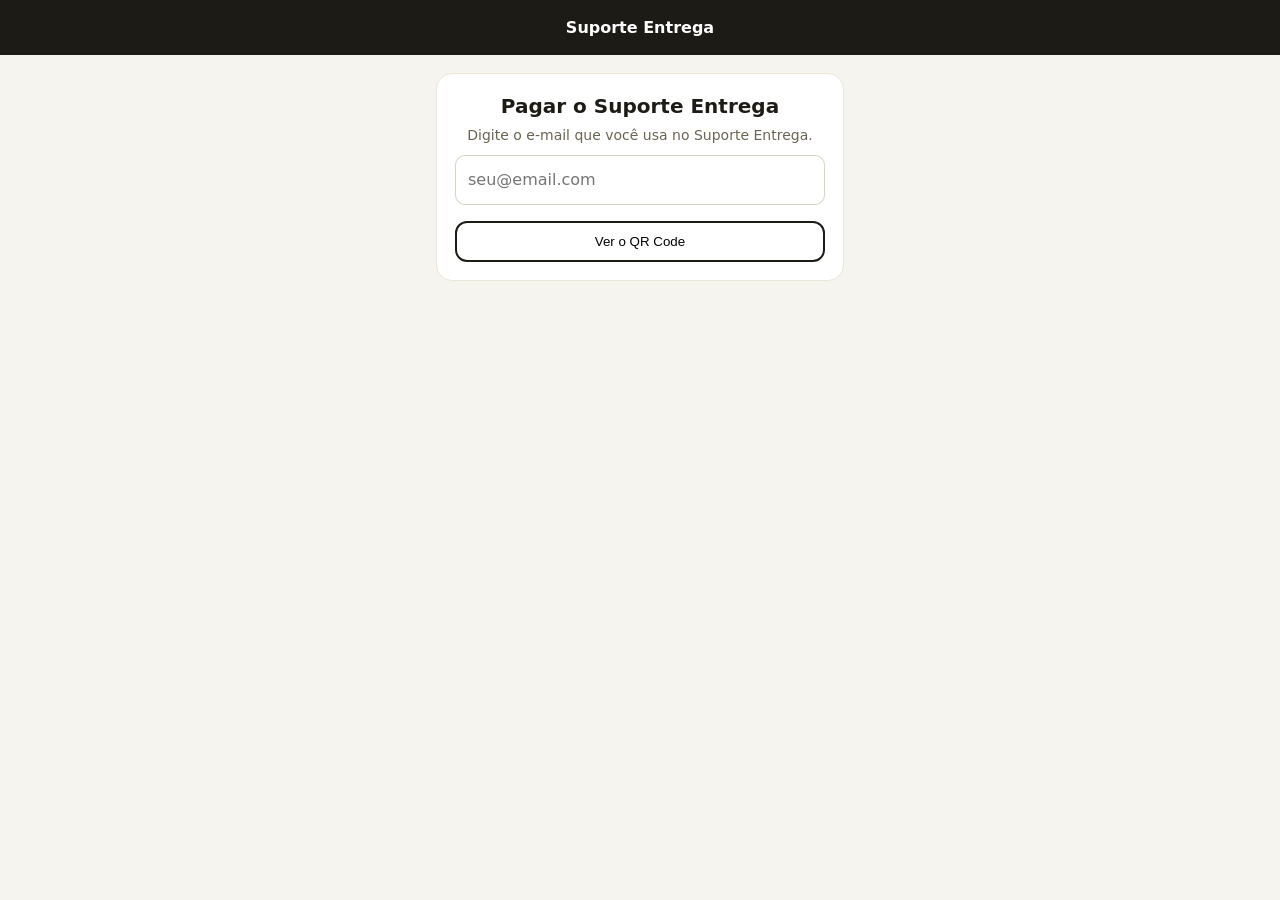
<file: pagar/index.html>
<!doctype html>
<html lang="pt-BR"><head><meta charset="utf-8"><meta name="viewport" content="width=device-width,initial-scale=1">
<title>Pagar o Suporte Entrega</title>
<meta name="robots" content="noindex">
<link rel="icon" href="../img/icone-128.png">
<!-- 04/11 (Edson: "conseguimos colocar o qr code?"): o cliente do Suporte Entrega sozinho paga pelo QR Code do PIX e a
     licença ganha +30 dias sozinha (Mercado Pago, servidor /v1/suporte/pagar). Link: suporteentrega.com.br/pagar/?e=<e-mail> -->
<style>
  :root { --am: #f2c230; --esc: #1d1b16; --cinza: #6b6452; --verde: #1f7a3a; --verm: #b42318; }
  * { box-sizing: border-box; }
  body { margin: 0; font: 16px/1.45 "Segoe UI", system-ui, -apple-system, Roboto, sans-serif; background: #f6f4ef; color: var(--esc); }
  header { background: var(--esc); color: #fff; padding: 16px; text-align: center; font-weight: 800; }
  main { max-width: 440px; margin: 0 auto; padding: 18px 16px 40px; }
  .card { background: #fff; border: 1px solid #ebe6da; border-radius: 16px; padding: 18px; text-align: center; }
  h1 { font-size: 20px; margin: 0 0 4px; } .sub { color: var(--cinza); font-size: 14px; }
  .valor { font-size: 30px; font-weight: 900; margin: 10px 0 4px; }
  .qr { width: 240px; max-width: 80vw; height: auto; display: block; margin: 12px auto; border: 1px solid #eee; border-radius: 12px; }
  button { border: 2px solid var(--esc); background: #fff; border-radius: 12px; padding: 11px 14px; font: 700 15px inherit; cursor: pointer; width: 100%; margin-top: 6px; }
  .ok { color: var(--verde); font-size: 22px; font-weight: 900; } .erro { color: var(--verm); font-weight: 700; }
  input { width: 100%; padding: 12px; border: 1px solid #d8d2c2; border-radius: 10px; font: inherit; margin: 10px 0; }
  .passos { text-align: left; font-size: 14px; color: var(--cinza); margin: 10px 0 0; padding-left: 20px; }
  .esperando { font-size: 13px; color: var(--cinza); margin-top: 10px; }
</style></head><body>
<header>Suporte Entrega</header>
<main><div class="card" id="tela">Carregando…</div></main>
<script>
  const API = new URLSearchParams(location.search).get('api') || 'https://suporte-entrega.onrender.com';
  const $ = (i) => document.getElementById(i);
  const esc = (s) => String(s == null ? '' : s).replace(/[&<>"']/g, (x) => ({ '&': '&amp;', '<': '&lt;', '>': '&gt;', '"': '&quot;', "'": '&#39;' }[x]));
  let email = (new URLSearchParams(location.search).get('e') || '').trim().toLowerCase(), espera = null;
  function pedirEmail(msg) {
    $('tela').innerHTML = `<h1>Pagar o Suporte Entrega</h1><div class="sub">Digite o e-mail que você usa no Suporte Entrega.</div>
      <input id="em" type="email" inputmode="email" placeholder="seu@email.com" value="${esc(email)}"><button id="ir">Ver o QR Code</button>${msg ? `<p class="erro">${esc(msg)}</p>` : ''}`;
    $('ir').onclick = () => { email = $('em').value.trim().toLowerCase(); if (email) carregar(); };
  }
  async function carregar() {
    let j;
    try {
      const r = await fetch(API + '/v1/suporte/pagar?e=' + encodeURIComponent(email));
      j = await r.json().catch(() => ({}));
      if (!r.ok) return pedirEmail(typeof j.detail === 'string' ? j.detail : 'Não deu para abrir agora. Tente de novo.');
    } catch (_) { return pedirEmail('Sem internet? Tente de novo.'); }
    const zap = j.whatsapp ? `<p class="sub">Dúvidas: WhatsApp ${esc(j.whatsapp)}</p>` : '';
    if (j.pago) { clearInterval(espera); $('tela').innerHTML = `<div class="ok">✅ Pago!</div><h1>${esc(j.loja)}</h1><p>O Suporte Entrega está liberado até <b>${esc(j.ate)}</b>.</p><p class="sub">Não precisa fazer mais nada: o Suporte confere sozinho.</p>${zap}`; return; }
    if (j.erro) { $('tela').innerHTML = `<h1>${esc(j.loja)}</h1><p class="erro">${esc(j.erro)}</p>${zap}`; return; }
    $('tela').innerHTML = `<h1>${esc(j.loja)}</h1><div class="sub">${j.ate ? (j.vencida ? 'Venceu em ' : 'Vence em ') + esc(j.ate) : ''}</div>
      <div class="valor">${esc(j.valor)}</div><div class="sub">30 dias de Suporte Entrega</div>
      <img class="qr" alt="QR Code do PIX" src="data:image/png;base64,${esc(j.qrimg)}">
      <ol class="passos"><li>Abra o app do seu banco e escolha <b>PIX &gt; Pagar com QR Code</b>.</li><li>Aponte a câmera para o QR Code.</li><li>Pagou, libera sozinho em poucos minutos.</li></ol>
      <button id="copiar">Pagando pelo celular? Copiar o código PIX</button>
      <div class="esperando" id="esp">Esperando o pagamento…</div>${zap}`;
    $('copiar').onclick = () => navigator.clipboard.writeText(j.qr).then(() => { $('copiar').textContent = 'Código copiado: cole no app do banco (PIX Copia e Cola)'; }, () => {});
    if (!espera) espera = setInterval(carregar, 15000);
  }
  if (email) carregar(); else pedirEmail('');
</script>
</body></html>
</file>
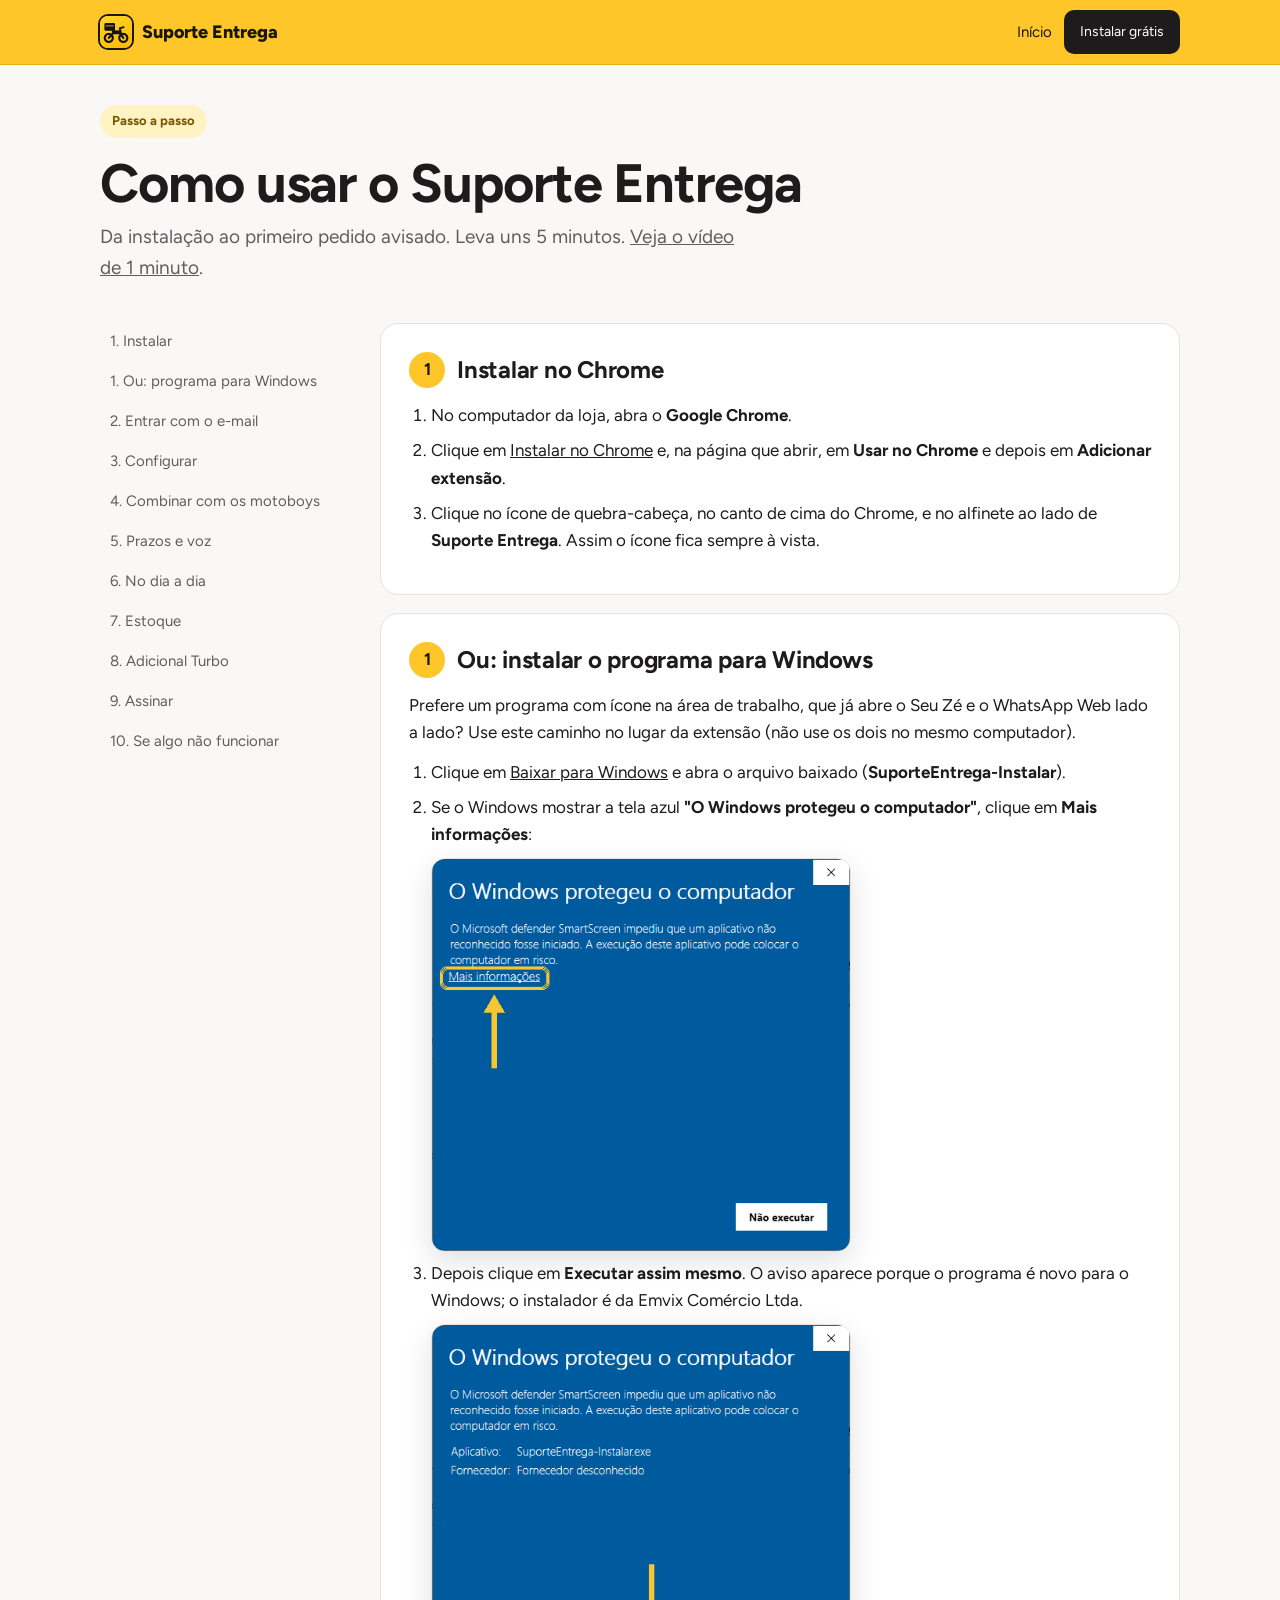
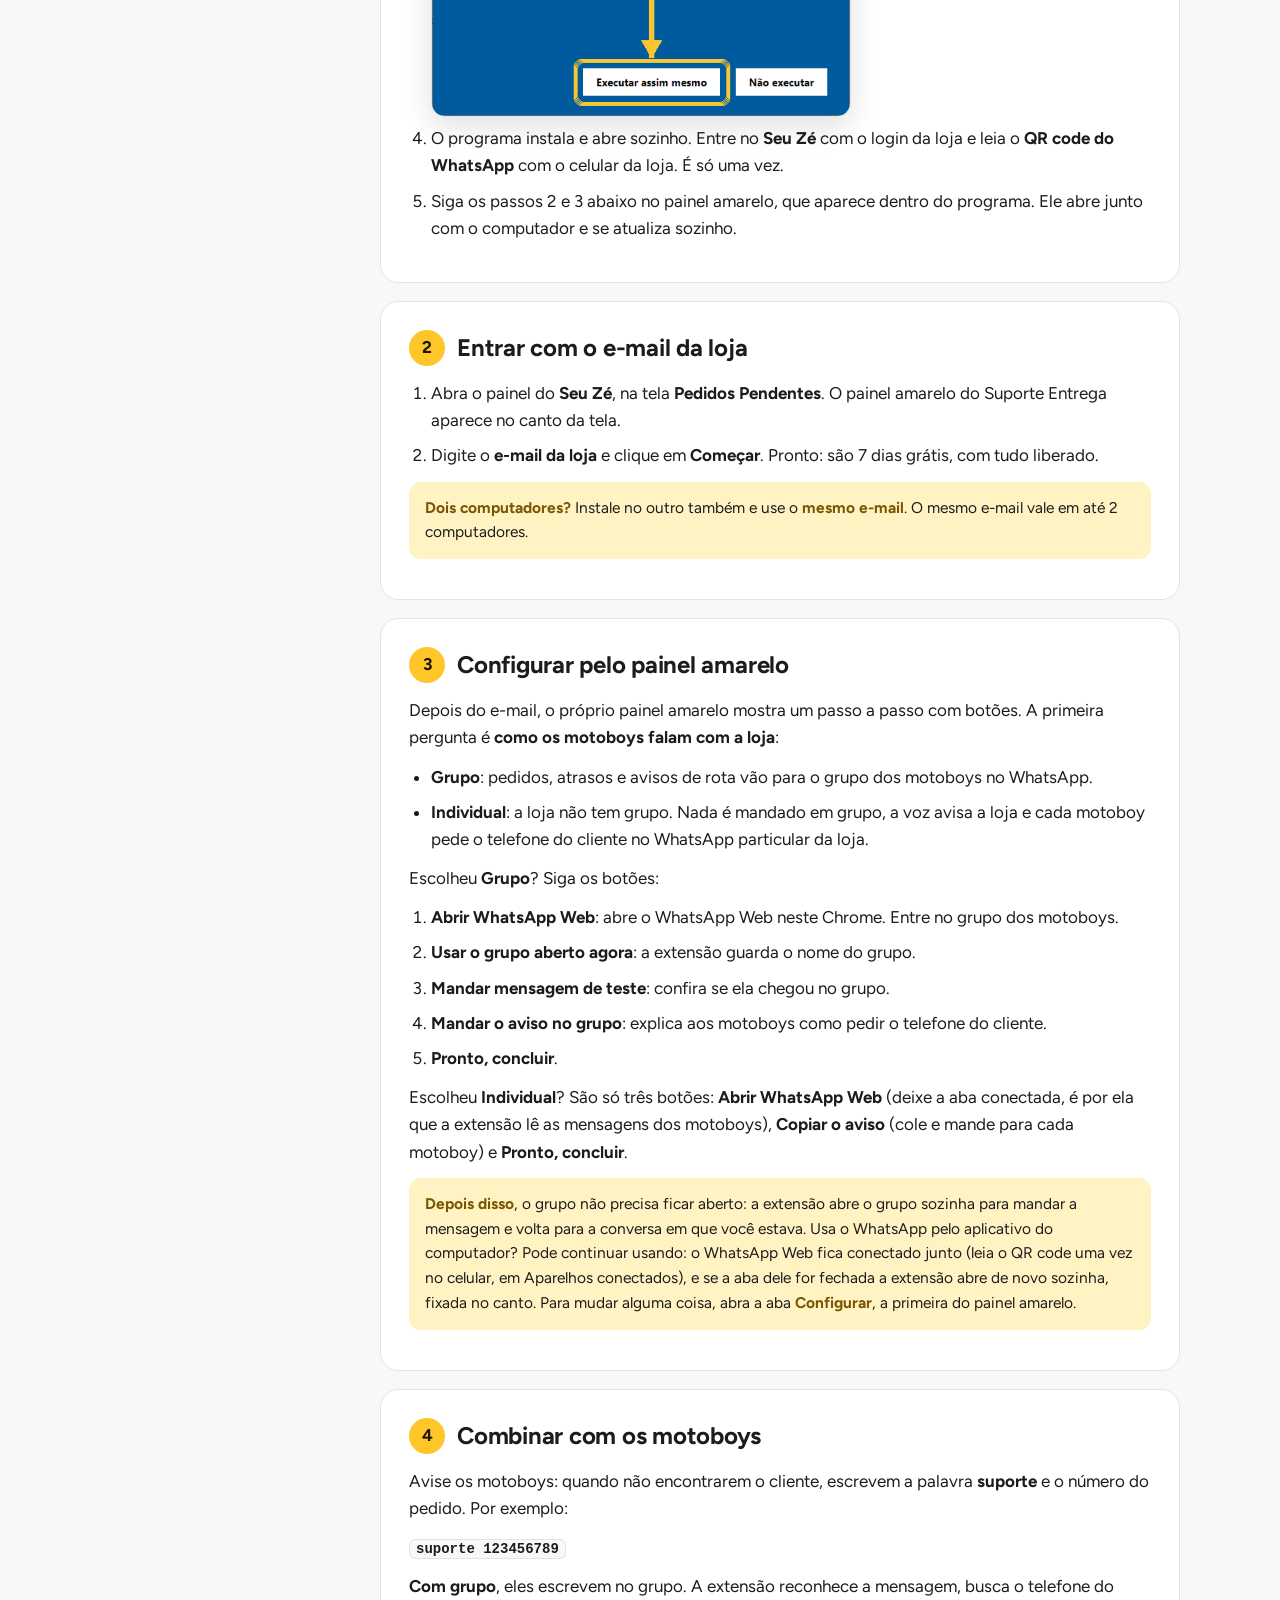
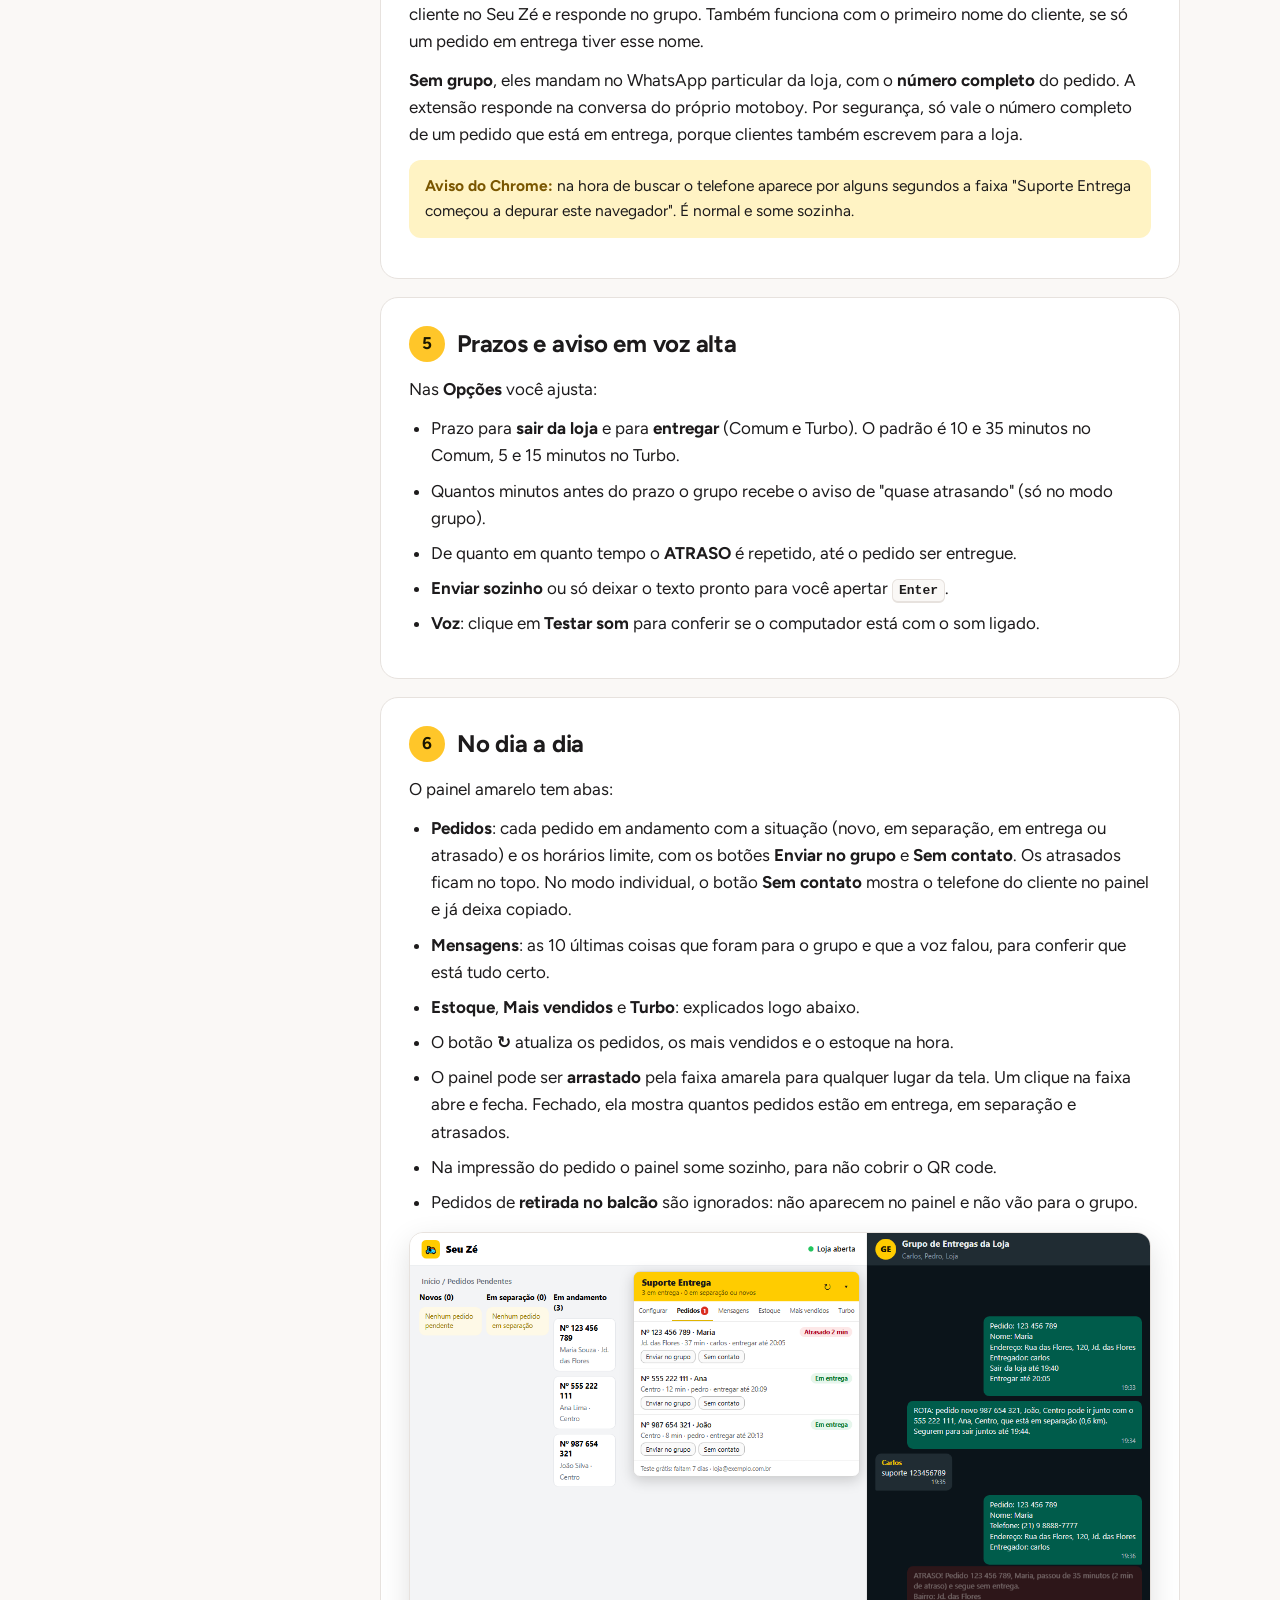
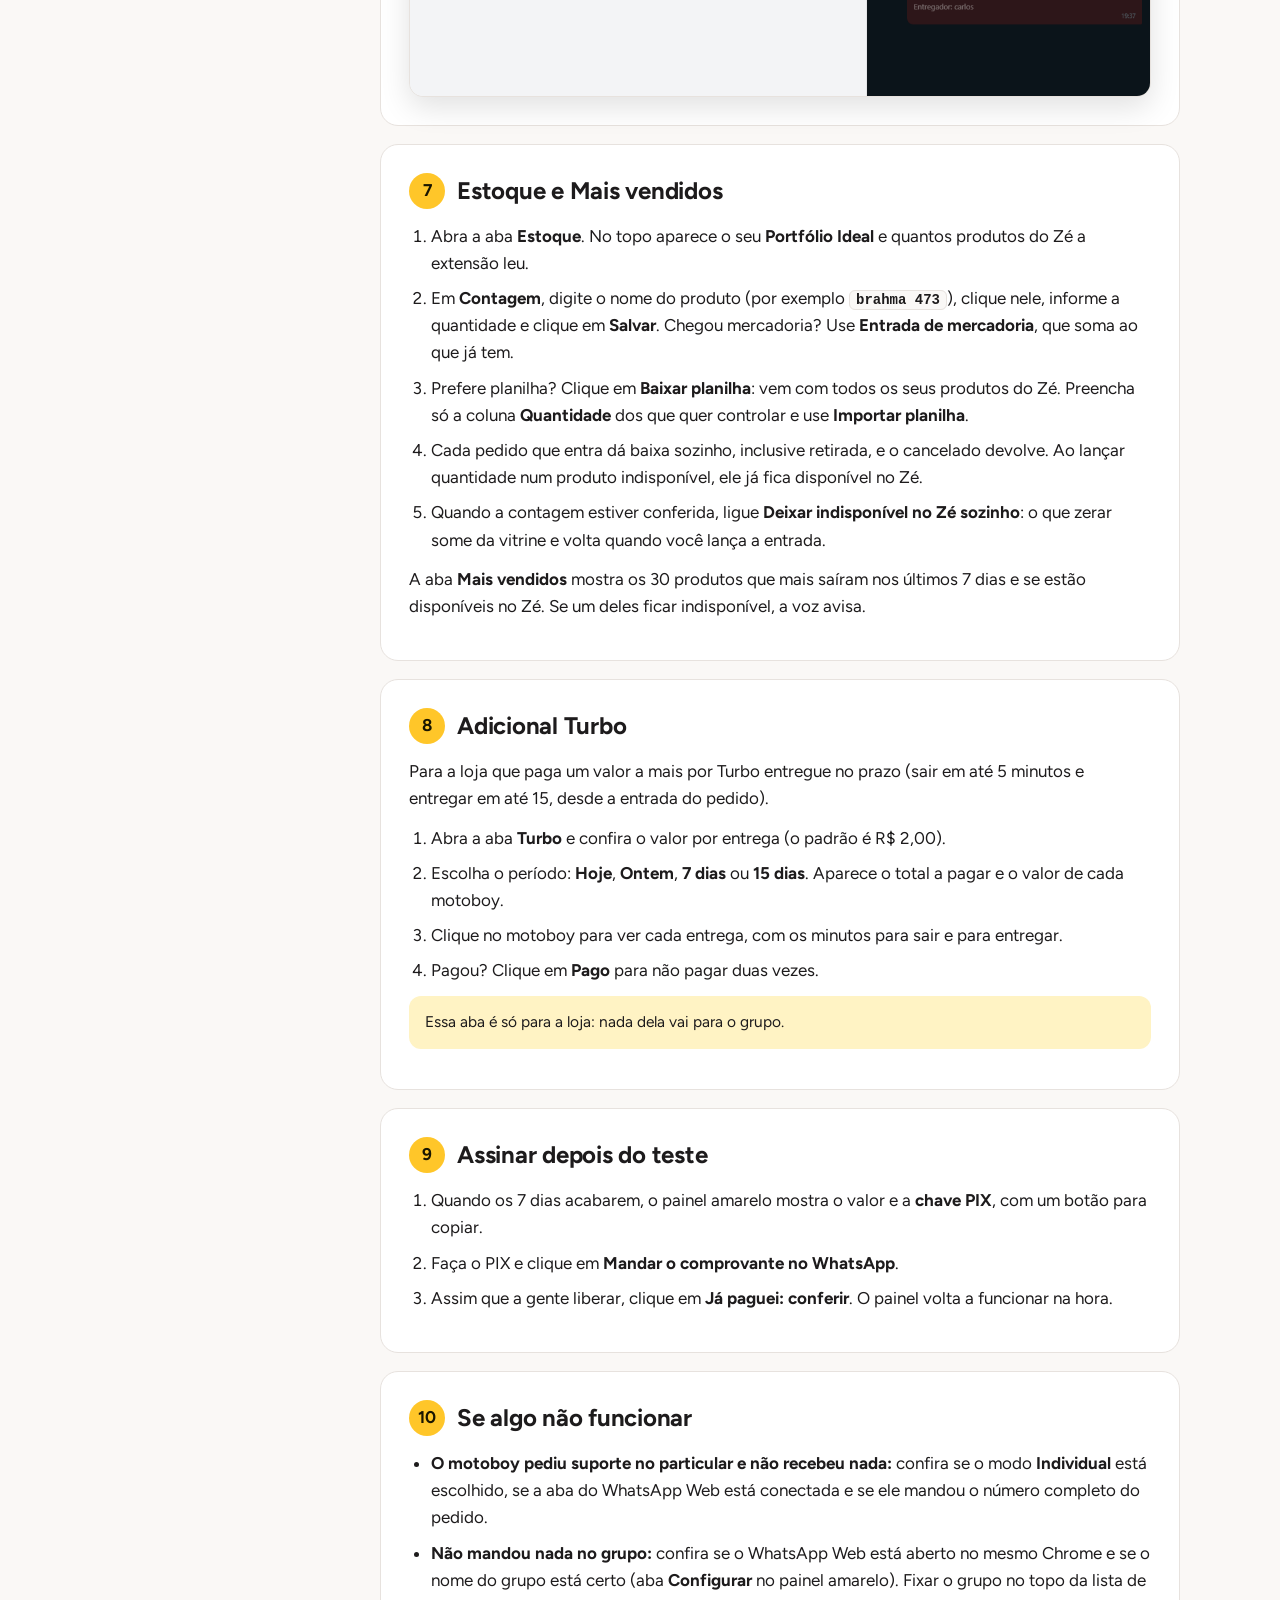
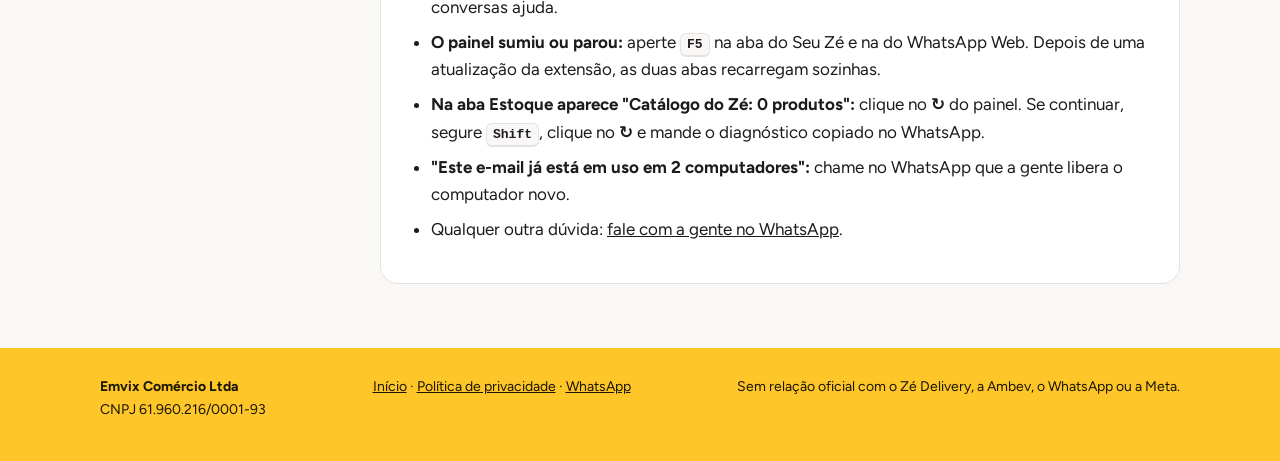
<file: como-usar.html>
<!doctype html>
<html lang="pt-BR">
<head>
<meta charset="utf-8">
<meta name="viewport" content="width=device-width,initial-scale=1">
<title>Como usar o Suporte Entrega</title>
<meta name="description" content="Passo a passo para instalar e configurar o Suporte Entrega: cadastro pelo e-mail, com ou sem grupo de motoboys, prazos, voz e assinatura.">
<link rel="icon" href="img/icone-128.png">
<link rel="preconnect" href="https://fonts.googleapis.com">
<link rel="stylesheet" href="https://fonts.googleapis.com/css2?family=Figtree:wght@400;500;600;700;800&display=swap">
<link rel="stylesheet" href="estilo.css?v=5">
<style>
  .guia { display: grid; grid-template-columns: 240px minmax(0, 1fr); gap: 40px; padding: 40px 0 64px; align-items: start; }
  .indice { position: sticky; top: 88px; display: grid; gap: 4px; font-size: 15px; }
  .indice a { text-decoration: none; color: var(--muted); padding: 6px 10px; border-radius: 8px; }
  .indice a:hover { background: var(--surface); color: var(--ink); }
  .etapa { background: var(--surface); border: 1px solid var(--line); border-radius: 18px; padding: 28px; scroll-margin-top: 84px; }
  .etapa + .etapa { margin-top: 18px; }
  .etapa h2 { font-size: 24px; display: flex; gap: 12px; align-items: center; margin-bottom: 14px; }
  .etapa h2 .n { flex: none; display: grid; place-items: center; width: 36px; height: 36px; border-radius: 50%; background: var(--red); color: var(--red-ink); font-size: 17px; }
  .etapa ol, .etapa ul { margin: 0 0 12px; padding-left: 22px; display: grid; gap: 8px; }
  .etapa p { margin: 0 0 12px; }
  .etapa .print { margin-top: 16px; box-shadow: 0 10px 30px rgba(0,0,0,.12); }
  .dica { background: var(--soft); border-radius: 12px; padding: 14px 16px; font-size: 15.5px; margin: 12px 0 0; }
  .dica b { color: var(--acc); }
  kbd { font: 600 13px/1 ui-monospace, monospace; background: var(--bg); border: 1px solid var(--line); border-bottom-width: 2px; border-radius: 6px; padding: 3px 6px; }
  code { font: 600 14px ui-monospace, monospace; background: var(--bg); border: 1px solid var(--line); border-radius: 6px; padding: 1px 6px; }
  .topo h1 { margin-bottom: 10px; }
  @media (max-width: 860px) { .guia { grid-template-columns: minmax(0, 1fr); gap: 20px; } .indice { position: static; grid-template-columns: repeat(2, minmax(0, 1fr)); } .etapa { padding: 20px; } }
</style>
</head>
<body>
<header>
  <div class="wrap nav">
    <a class="marca" href="./"><img src="img/icone-128.png" alt="">Suporte Entrega</a>
    <span class="sp"></span>
    <a class="link" href="./">Início</a>
    <a class="btn pri peq" href="#" data-instalar>Instalar grátis</a>
  </div>
</header>

<main class="wrap">
  <div class="topo" style="padding-top:40px">
    <span class="tag">Passo a passo</span>
    <h1>Como usar o Suporte Entrega</h1>
    <p class="lead" style="margin:0">Da instalação ao primeiro pedido avisado. Leva uns 5 minutos. <a href="./#video">Veja o vídeo de 1 minuto</a>.</p>
  </div>

  <div class="guia">
    <nav class="indice">
      <a href="#instalar">1. Instalar</a>
      <a href="#windows">1. Ou: programa para Windows</a>
      <a href="#email">2. Entrar com o e-mail</a>
      <a href="#grupo">3. Configurar</a>
      <a href="#motoboys">4. Combinar com os motoboys</a>
      <a href="#prazos">5. Prazos e voz</a>
      <a href="#dia">6. No dia a dia</a>
      <a href="#estoque">7. Estoque</a>
      <a href="#turbo">8. Adicional Turbo</a>
      <a href="#assinar">9. Assinar</a>
      <a href="#problemas">10. Se algo não funcionar</a>
    </nav>

    <div>
      <section class="etapa" id="instalar">
        <h2><span class="n">1</span>Instalar no Chrome</h2>
        <ol>
          <li>No computador da loja, abra o <b>Google Chrome</b>.</li>
          <li>Clique em <a href="#" data-instalar>Instalar no Chrome</a> e, na página que abrir, em <b>Usar no Chrome</b> e depois em <b>Adicionar extensão</b>.</li>
          <li>Clique no ícone de quebra-cabeça, no canto de cima do Chrome, e no alfinete ao lado de <b>Suporte Entrega</b>. Assim o ícone fica sempre à vista.</li>
        </ol>
      </section>

      <section class="etapa" id="windows">
        <h2><span class="n">1</span>Ou: instalar o programa para Windows</h2>
        <p>Prefere um programa com ícone na área de trabalho, que já abre o Seu Zé e o WhatsApp Web lado a lado? Use este caminho no lugar da extensão (não use os dois no mesmo computador).</p>
        <ol>
          <li>Clique em <a href="#" data-windows>Baixar para Windows</a> e abra o arquivo baixado (<b>SuporteEntrega-Instalar</b>).</li>
          <li>Se o Windows mostrar a tela azul <b>"O Windows protegeu o computador"</b>, clique em <b>Mais informações</b>:
            <img class="print" src="img/windows-aviso-1.png" width="534" height="500" alt="Tela azul do Windows com o link Mais informações marcado" loading="lazy" style="max-width:420px;margin-top:10px"></li>
          <li>Depois clique em <b>Executar assim mesmo</b>. O aviso aparece porque o programa é novo para o Windows; o instalador é da Emvix Comércio Ltda.
            <img class="print" src="img/windows-aviso-2.png" width="534" height="500" alt="Tela azul do Windows com o botão Executar assim mesmo marcado" loading="lazy" style="max-width:420px;margin-top:10px"></li>
          <li>O programa instala e abre sozinho. Entre no <b>Seu Zé</b> com o login da loja e leia o <b>QR code do WhatsApp</b> com o celular da loja. É só uma vez.</li>
          <li>Siga os passos 2 e 3 abaixo no painel amarelo, que aparece dentro do programa. Ele abre junto com o computador e se atualiza sozinho.</li>
        </ol>
      </section>

      <section class="etapa" id="email">
        <h2><span class="n">2</span>Entrar com o e-mail da loja</h2>
        <ol>
          <li>Abra o painel do <b>Seu Zé</b>, na tela <b>Pedidos Pendentes</b>. O painel amarelo do Suporte Entrega aparece no canto da tela.</li>
          <li>Digite o <b>e-mail da loja</b> e clique em <b>Começar</b>. Pronto: são 7 dias grátis, com tudo liberado.</li>
        </ol>
        <p class="dica"><b>Dois computadores?</b> Instale no outro também e use o <b>mesmo e-mail</b>. O mesmo e-mail vale em até 2 computadores.</p>
      </section>

      <section class="etapa" id="grupo">
        <h2><span class="n">3</span>Configurar pelo painel amarelo</h2>
        <p>Depois do e-mail, o próprio painel amarelo mostra um passo a passo com botões. A primeira pergunta é <b>como os motoboys falam com a loja</b>:</p>
        <ul>
          <li><b>Grupo</b>: pedidos, atrasos e avisos de rota vão para o grupo dos motoboys no WhatsApp.</li>
          <li><b>Individual</b>: a loja não tem grupo. Nada é mandado em grupo, a voz avisa a loja e cada motoboy pede o telefone do cliente no WhatsApp particular da loja.</li>
        </ul>
        <p>Escolheu <b>Grupo</b>? Siga os botões:</p>
        <ol>
          <li><b>Abrir WhatsApp Web</b>: abre o WhatsApp Web neste Chrome. Entre no grupo dos motoboys.</li>
          <li><b>Usar o grupo aberto agora</b>: a extensão guarda o nome do grupo.</li>
          <li><b>Mandar mensagem de teste</b>: confira se ela chegou no grupo.</li>
          <li><b>Mandar o aviso no grupo</b>: explica aos motoboys como pedir o telefone do cliente.</li>
          <li><b>Pronto, concluir</b>.</li>
        </ol>
        <p>Escolheu <b>Individual</b>? São só três botões: <b>Abrir WhatsApp Web</b> (deixe a aba conectada, é por ela que a extensão lê as mensagens dos motoboys), <b>Copiar o aviso</b> (cole e mande para cada motoboy) e <b>Pronto, concluir</b>.</p>
        <p class="dica"><b>Depois disso</b>, o grupo não precisa ficar aberto: a extensão abre o grupo sozinha para mandar a mensagem e volta para a conversa em que você estava. Usa o WhatsApp pelo aplicativo do computador? Pode continuar usando: o WhatsApp Web fica conectado junto (leia o QR code uma vez no celular, em Aparelhos conectados), e se a aba dele for fechada a extensão abre de novo sozinha, fixada no canto. Para mudar alguma coisa, abra a aba <b>Configurar</b>, a primeira do painel amarelo.</p>
      </section>

      <section class="etapa" id="motoboys">
        <h2><span class="n">4</span>Combinar com os motoboys</h2>
        <p>Avise os motoboys: quando não encontrarem o cliente, escrevem a palavra <b>suporte</b> e o número do pedido. Por exemplo:</p>
        <p><code>suporte 123456789</code></p>
        <p><b>Com grupo</b>, eles escrevem no grupo. A extensão reconhece a mensagem, busca o telefone do cliente no Seu Zé e responde no grupo. Também funciona com o primeiro nome do cliente, se só um pedido em entrega tiver esse nome.</p>
        <p><b>Sem grupo</b>, eles mandam no WhatsApp particular da loja, com o <b>número completo</b> do pedido. A extensão responde na conversa do próprio motoboy. Por segurança, só vale o número completo de um pedido que está em entrega, porque clientes também escrevem para a loja.</p>
        <p class="dica"><b>Aviso do Chrome:</b> na hora de buscar o telefone aparece por alguns segundos a faixa "Suporte Entrega começou a depurar este navegador". É normal e some sozinha.</p>
      </section>

      <section class="etapa" id="prazos">
        <h2><span class="n">5</span>Prazos e aviso em voz alta</h2>
        <p>Nas <b>Opções</b> você ajusta:</p>
        <ul>
          <li>Prazo para <b>sair da loja</b> e para <b>entregar</b> (Comum e Turbo). O padrão é 10 e 35 minutos no Comum, 5 e 15 minutos no Turbo.</li>
          <li>Quantos minutos antes do prazo o grupo recebe o aviso de "quase atrasando" (só no modo grupo).</li>
          <li>De quanto em quanto tempo o <b>ATRASO</b> é repetido, até o pedido ser entregue.</li>
          <li><b>Enviar sozinho</b> ou só deixar o texto pronto para você apertar <kbd>Enter</kbd>.</li>
          <li><b>Voz</b>: clique em <b>Testar som</b> para conferir se o computador está com o som ligado.</li>
        </ul>
      </section>

      <section class="etapa" id="dia">
        <h2><span class="n">6</span>No dia a dia</h2>
        <p>O painel amarelo tem abas:</p>
        <ul>
          <li><b>Pedidos</b>: cada pedido em andamento com a situação (novo, em separação, em entrega ou atrasado) e os horários limite, com os botões <b>Enviar no grupo</b> e <b>Sem contato</b>. Os atrasados ficam no topo. No modo individual, o botão <b>Sem contato</b> mostra o telefone do cliente no painel e já deixa copiado.</li>
          <li><b>Mensagens</b>: as 10 últimas coisas que foram para o grupo e que a voz falou, para conferir que está tudo certo.</li>
          <li><b>Estoque</b>, <b>Mais vendidos</b> e <b>Turbo</b>: explicados logo abaixo.</li>
          <li>O botão <b>↻</b> atualiza os pedidos, os mais vendidos e o estoque na hora.</li>
          <li>O painel pode ser <b>arrastado</b> pela faixa amarela para qualquer lugar da tela. Um clique na faixa abre e fecha. Fechado, ela mostra quantos pedidos estão em entrega, em separação e atrasados.</li>
          <li>Na impressão do pedido o painel some sozinho, para não cobrir o QR code.</li>
          <li>Pedidos de <b>retirada no balcão</b> são ignorados: não aparecem no painel e não vão para o grupo.</li>
        </ul>
        <img class="print" src="img/screenshot-painel.png" width="1280" height="800" alt="Painel amarelo sobre a tela Pedidos Pendentes" loading="lazy">
      </section>

      <section class="etapa" id="estoque">
        <h2><span class="n">7</span>Estoque e Mais vendidos</h2>
        <ol>
          <li>Abra a aba <b>Estoque</b>. No topo aparece o seu <b>Portfólio Ideal</b> e quantos produtos do Zé a extensão leu.</li>
          <li>Em <b>Contagem</b>, digite o nome do produto (por exemplo <code>brahma 473</code>), clique nele, informe a quantidade e clique em <b>Salvar</b>. Chegou mercadoria? Use <b>Entrada de mercadoria</b>, que soma ao que já tem.</li>
          <li>Prefere planilha? Clique em <b>Baixar planilha</b>: vem com todos os seus produtos do Zé. Preencha só a coluna <b>Quantidade</b> dos que quer controlar e use <b>Importar planilha</b>.</li>
          <li>Cada pedido que entra dá baixa sozinho, inclusive retirada, e o cancelado devolve. Ao lançar quantidade num produto indisponível, ele já fica disponível no Zé.</li>
          <li>Quando a contagem estiver conferida, ligue <b>Deixar indisponível no Zé sozinho</b>: o que zerar some da vitrine e volta quando você lança a entrada.</li>
        </ol>
        <p>A aba <b>Mais vendidos</b> mostra os 30 produtos que mais saíram nos últimos 7 dias e se estão disponíveis no Zé. Se um deles ficar indisponível, a voz avisa.</p>
      </section>

      <section class="etapa" id="turbo">
        <h2><span class="n">8</span>Adicional Turbo</h2>
        <p>Para a loja que paga um valor a mais por Turbo entregue no prazo (sair em até 5 minutos e entregar em até 15, desde a entrada do pedido).</p>
        <ol>
          <li>Abra a aba <b>Turbo</b> e confira o valor por entrega (o padrão é R$ 2,00).</li>
          <li>Escolha o período: <b>Hoje</b>, <b>Ontem</b>, <b>7 dias</b> ou <b>15 dias</b>. Aparece o total a pagar e o valor de cada motoboy.</li>
          <li>Clique no motoboy para ver cada entrega, com os minutos para sair e para entregar.</li>
          <li>Pagou? Clique em <b>Pago</b> para não pagar duas vezes.</li>
        </ol>
        <p class="dica">Essa aba é só para a loja: nada dela vai para o grupo.</p>
      </section>

      <section class="etapa" id="assinar">
        <h2><span class="n">9</span>Assinar depois do teste</h2>
        <ol>
          <li>Quando os 7 dias acabarem, o painel amarelo mostra o valor e a <b>chave PIX</b>, com um botão para copiar.</li>
          <li>Faça o PIX e clique em <b>Mandar o comprovante no WhatsApp</b>.</li>
          <li>Assim que a gente liberar, clique em <b>Já paguei: conferir</b>. O painel volta a funcionar na hora.</li>
        </ol>
      </section>

      <section class="etapa" id="problemas">
        <h2><span class="n">10</span>Se algo não funcionar</h2>
        <ul>
          <li><b>O motoboy pediu suporte no particular e não recebeu nada:</b> confira se o modo <b>Individual</b> está escolhido, se a aba do WhatsApp Web está conectada e se ele mandou o número completo do pedido.</li>
          <li><b>Não mandou nada no grupo:</b> confira se o WhatsApp Web está aberto no mesmo Chrome e se o nome do grupo está certo (aba <b>Configurar</b> no painel amarelo). Fixar o grupo no topo da lista de conversas ajuda.</li>
          <li><b>O painel sumiu ou parou:</b> aperte <kbd>F5</kbd> na aba do Seu Zé e na do WhatsApp Web. Depois de uma atualização da extensão, as duas abas recarregam sozinhas.</li>
          <li><b>Na aba Estoque aparece "Catálogo do Zé: 0 produtos":</b> clique no <b>↻</b> do painel. Se continuar, segure <kbd>Shift</kbd>, clique no <b>↻</b> e mande o diagnóstico copiado no WhatsApp.</li>
          <li><b>"Este e-mail já está em uso em 2 computadores":</b> chame no WhatsApp que a gente libera o computador novo.</li>
          <li>Qualquer outra dúvida: <a href="#" data-zap>fale com a gente no WhatsApp</a>.</li>
        </ul>
      </section>
    </div>
  </div>
</main>

<footer>
  <div class="wrap">
    <span><b data-nome>Emvix Comércio Ltda</b><br>CNPJ 61.960.216/0001-93</span>
    <span><a href="./">Início</a> · <a href="privacidade.html">Política de privacidade</a> · <a href="#" data-zap>WhatsApp</a></span>
    <span>Sem relação oficial com o Zé Delivery, a Ambev, o WhatsApp ou a Meta.</span>
  </div>
</footer>

<script>
  // Link da Chrome Web Store fixo.
  const LOJA = 'https://chromewebstore.google.com/detail/phmobmdboihddlohabgilhokfeafllnl';
  document.querySelectorAll('[data-instalar]').forEach((a) => { a.href = LOJA; a.target = '_blank'; a.rel = 'noopener'; });
  const WINDOWS = 'https://github.com/emvixcomercio-creator/suporte-entrega-versoes/releases/latest/download/SuporteEntrega-Instalar.exe';
  document.querySelectorAll('[data-windows]').forEach((a) => { a.href = WINDOWS; });
  // No GitHub Pages o site é estático: preço e contato vêm do servidor da Render (que pode estar acordando).
  // Por isso mostra na hora os valores padrão e só depois atualiza com o que o dono salvou no /admin.
  const API = location.hostname.endsWith('onrender.com') || location.hostname === '127.0.0.1' ? '' : 'https://suporte-entrega.onrender.com';
  const PADRAO = { whatsapp: '21951113469', preco: 'R$ 49,90 por mês', preco_de: '', oferta: '', nome: 'Emvix Comércio Ltda' };
  function aplicar(c) {
    const d = String(c.whatsapp || '').replace(/\D/g, '');
    const zap = d ? 'https://wa.me/' + (d.length <= 11 ? '55' + d : d) + '?text=' + encodeURIComponent('Olá! Preciso de ajuda com o Suporte Entrega.') : '';
    document.querySelectorAll('[data-zap]').forEach((a) => { if (zap) { a.href = zap; a.target = '_blank'; a.rel = 'noopener'; a.style.display = ''; } else a.style.display = 'none'; });
    if (c.preco) {
      const m = String(c.preco).match(/^(.*?)\s*(por mês|\/mês|mensal)?$/i);
      document.querySelectorAll('[data-preco]').forEach((el) => { el.innerHTML = ''; el.append(m[1] + ' '); const s = document.createElement('small'); s.textContent = 'por mês'; el.append(s); });
    }
    const de = document.querySelector('[data-de]'), of = document.querySelector('[data-oferta]');
    if (de) {
      const cheio = String(c.preco_de || '').trim();
      if (cheio) { de.innerHTML = ''; de.append('de '); const s = document.createElement('s'); s.textContent = /R\$/.test(cheio) ? cheio : 'R$ ' + cheio; de.append(s, ' por'); de.style.display = ''; } else de.style.display = 'none';
    }
    if (of) { if (c.oferta && c.preco_de) { of.textContent = c.oferta; of.style.display = ''; } else of.style.display = 'none'; }
    if (c.nome) document.querySelectorAll('[data-nome]').forEach((el) => { el.textContent = c.nome; });
  }
  aplicar(PADRAO);
  fetch(API + '/v1/publico').then((r) => r.json()).then((c) => aplicar({ ...PADRAO, ...c })).catch(() => {});
</script>
</body>
</html>
</file>
<file: estilo.css>
:root {
    --bg: #FAF8F6; --surface: #FFFFFF; --ink: #1D1B1C; --muted: #625C60; --line: #E7E2DE;
    --red: #FFC629; --red-ink: #1A1600; --soft: #FFF3C4; --acc: #7A5600; --green: #1B7F3B; --dark: #1D1B1C;
  }
  @media (prefers-color-scheme: dark) {
    :root { --bg: #141213; --surface: #1D1B1C; --ink: #F1EEEB; --muted: #ABA4A8; --line: #332F30; --red: #FFC629; --red-ink: #1A1600; --soft: #3A3113; --acc: #FFD65C; --green: #6FCF97; --dark: #0C0B0B; }
  }
  * { box-sizing: border-box; }
  html { scroll-behavior: smooth; }
  body { margin: 0; background: var(--bg); color: var(--ink); font: 17px/1.6 'Figtree', system-ui, -apple-system, 'Segoe UI', sans-serif; }
  a { color: inherit; }
  .wrap { max-width: 1120px; margin: 0 auto; padding: 0 20px; }
  header { position: sticky; top: 0; z-index: 5; background: color-mix(in srgb, var(--bg) 88%, transparent); backdrop-filter: blur(8px); border-bottom: 1px solid var(--line); }
  .nav { display: flex; align-items: center; gap: 12px; height: 64px; }
  .marca { display: flex; align-items: center; gap: 10px; font-weight: 800; font-size: 18px; text-decoration: none; }
  .marca img { width: 32px; height: 32px; border-radius: 8px; }
  .nav .sp { flex: 1; }
  .nav a.link { font-size: 15px; color: var(--muted); text-decoration: none; }
  .btn { display: inline-flex; align-items: center; justify-content: center; gap: 8px; font: 700 16px/1 inherit; padding: 14px 22px; border-radius: 12px; text-decoration: none; border: 2px solid transparent; cursor: pointer; }
  .btn.pri { background: var(--red); color: var(--red-ink); }
  .btn.sec { border-color: var(--line); background: var(--surface); }
  .btn.peq { padding: 9px 14px; font-size: 14px; border-radius: 10px; }
  .hero { padding: 64px 0 40px; display: grid; grid-template-columns: minmax(0, 1fr) minmax(0, 1.15fr); gap: 48px; align-items: center; }
  .tag { display: inline-block; font-size: 13px; font-weight: 700; color: var(--acc); background: var(--soft); padding: 6px 12px; border-radius: 999px; margin-bottom: 18px; }
  h1 { font-size: clamp(34px, 5vw, 54px); line-height: 1.05; margin: 0 0 18px; letter-spacing: -.02em; text-wrap: balance; }
  .lead { font-size: 19px; color: var(--muted); margin: 0 0 28px; max-width: 34em; }
  .acoes { display: flex; gap: 12px; flex-wrap: wrap; align-items: center; }
  .nota { font-size: 14px; color: var(--muted); margin-top: 14px; }
  .print { border-radius: 14px; border: 1px solid var(--line); box-shadow: 0 24px 60px rgba(0,0,0,.18); width: 100%; height: auto; display: block; background: var(--surface); }
  section { padding: 56px 0; }
  h2 { font-size: clamp(26px, 3.4vw, 36px); line-height: 1.15; margin: 0 0 10px; letter-spacing: -.01em; text-wrap: balance; }
  .sub { color: var(--muted); margin: 0 0 32px; max-width: 40em; }
  .grid { display: grid; grid-template-columns: repeat(3, minmax(0, 1fr)); gap: 18px; }
  .card { background: var(--surface); border: 1px solid var(--line); border-radius: 16px; padding: 22px; }
  .card h3 { margin: 0 0 6px; font-size: 18px; }
  .card p { margin: 0; color: var(--muted); font-size: 15.5px; }
  .ico { width: 40px; height: 40px; border-radius: 10px; background: var(--soft); color: var(--acc); display: grid; place-items: center; margin-bottom: 14px; }
  .ico svg { width: 22px; height: 22px; }
  .destaque { background: var(--dark); color: #F1EEEB; border-radius: 24px; padding: 48px; display: grid; grid-template-columns: minmax(0, 1fr) minmax(0, 1.1fr); gap: 40px; align-items: center; }
  .destaque .sub { color: #C9C3C6; }
  .destaque ol { margin: 0; padding-left: 22px; display: grid; gap: 10px; color: #E4DFDC; }
  .passos { display: grid; grid-template-columns: repeat(3, minmax(0, 1fr)); gap: 18px; counter-reset: p; }
  .passo { counter-increment: p; }
  .passo::before { content: counter(p); display: grid; place-items: center; width: 36px; height: 36px; border-radius: 50%; background: var(--red); color: var(--red-ink); font-weight: 800; margin-bottom: 12px; }
  .preco { display: grid; grid-template-columns: minmax(0, 1fr) minmax(0, 1fr); gap: 32px; align-items: center; }
  .valor { font-size: clamp(40px, 6vw, 60px); font-weight: 800; line-height: 1; letter-spacing: -.02em; }
  .de { color: var(--muted); font-size: 18px; font-weight: 600; margin: 4px 0 2px; }
  .de s { text-decoration-thickness: 2px; }
  .valor small { font-size: 20px; color: var(--muted); font-weight: 600; }
  .lista { list-style: none; padding: 0; margin: 20px 0 0; display: grid; gap: 10px; }
  .lista li { display: flex; gap: 10px; align-items: flex-start; }
  .lista li::before { content: ''; flex: none; width: 20px; height: 20px; margin-top: 3px; border-radius: 50%; background: var(--green) url("data:image/svg+xml,%3Csvg xmlns='http://www.w3.org/2000/svg' viewBox='0 0 20 20'%3E%3Cpath d='M5 10.5l3 3 7-7' fill='none' stroke='white' stroke-width='2.4' stroke-linecap='round' stroke-linejoin='round'/%3E%3C/svg%3E") center/contain no-repeat; }
  .galeria { display: grid; grid-template-columns: repeat(3, minmax(0, 1fr)); gap: 18px; }
  .galeria figure { margin: 0; }
  .galeria figcaption { font-size: 14px; color: var(--muted); margin-top: 8px; }
  details { background: var(--surface); border: 1px solid var(--line); border-radius: 14px; padding: 16px 20px; }
  details + details { margin-top: 10px; }
  summary { font-weight: 700; cursor: pointer; }
  details p { margin: 10px 0 0; color: var(--muted); }
  footer { border-top: 1px solid var(--line); padding: 28px 0 40px; color: var(--muted); font-size: 14px; }
  footer .wrap { display: flex; gap: 16px; flex-wrap: wrap; justify-content: space-between; }
  @media (max-width: 860px) {
    .hero, .destaque, .preco { grid-template-columns: minmax(0, 1fr); }
    .grid, .passos, .galeria { grid-template-columns: minmax(0, 1fr); }
    .hero { padding-top: 36px; gap: 28px; }
    .destaque { padding: 28px 22px; }
    .nav a.link { display: none; }
  }
  /* Grupo do WhatsApp de exemplo (mensagens que a extensão manda) */
  .zap { background: #0B141A; border-radius: 16px; padding: 16px; border: 1px solid var(--line); box-shadow: 0 24px 60px rgba(0,0,0,.18); display: grid; gap: 10px; }
  .zap-top { display: flex; align-items: center; gap: 10px; padding-bottom: 10px; border-bottom: 1px solid #22303A; color: #E9EDEF; }
  .zap-top .av { width: 34px; height: 34px; border-radius: 50%; background: #FFC629; display: grid; place-items: center; font-weight: 800; color: #1A1600; }
  .zap-top b { display: block; font-size: 15px; }
  .zap-top span { font-size: 12px; color: #8696A0; }
  .bolha { background: #005C4B; color: #E9EDEF; border-radius: 10px 10px 2px 10px; padding: 8px 12px; font-size: 14px; line-height: 1.45; white-space: pre-line; max-width: 88%; justify-self: end; }
  .bolha.eles { background: #202C33; border-radius: 10px 10px 10px 2px; justify-self: start; }
  .bolha.eles i { color: #FFC629; font-style: normal; font-weight: 700; display: block; font-size: 12.5px; }
  .bolha.alerta { background: #5A1A1A; color: #FFD9D3; }
  .bolha small { display: block; text-align: right; font-size: 11px; color: #A7B7BF; margin-top: 2px; }
  /* Cabeçalho e rodapé amarelos (cor do Zé), iguais no tema claro e escuro */
  header { background: #FFC629; border-bottom: 1px solid #E5AE10; backdrop-filter: none; }
  header .marca, header .nav a.link { color: #1A1600; }
  header .btn.pri { background: #1D1B1C; color: #fff; }
  footer { background: #FFC629; color: #3D3300; border-top: 0; }
  footer a, footer span { color: #1A1600; }
  header .marca img { box-shadow: 0 0 0 2px #1A1600; }
</file>
